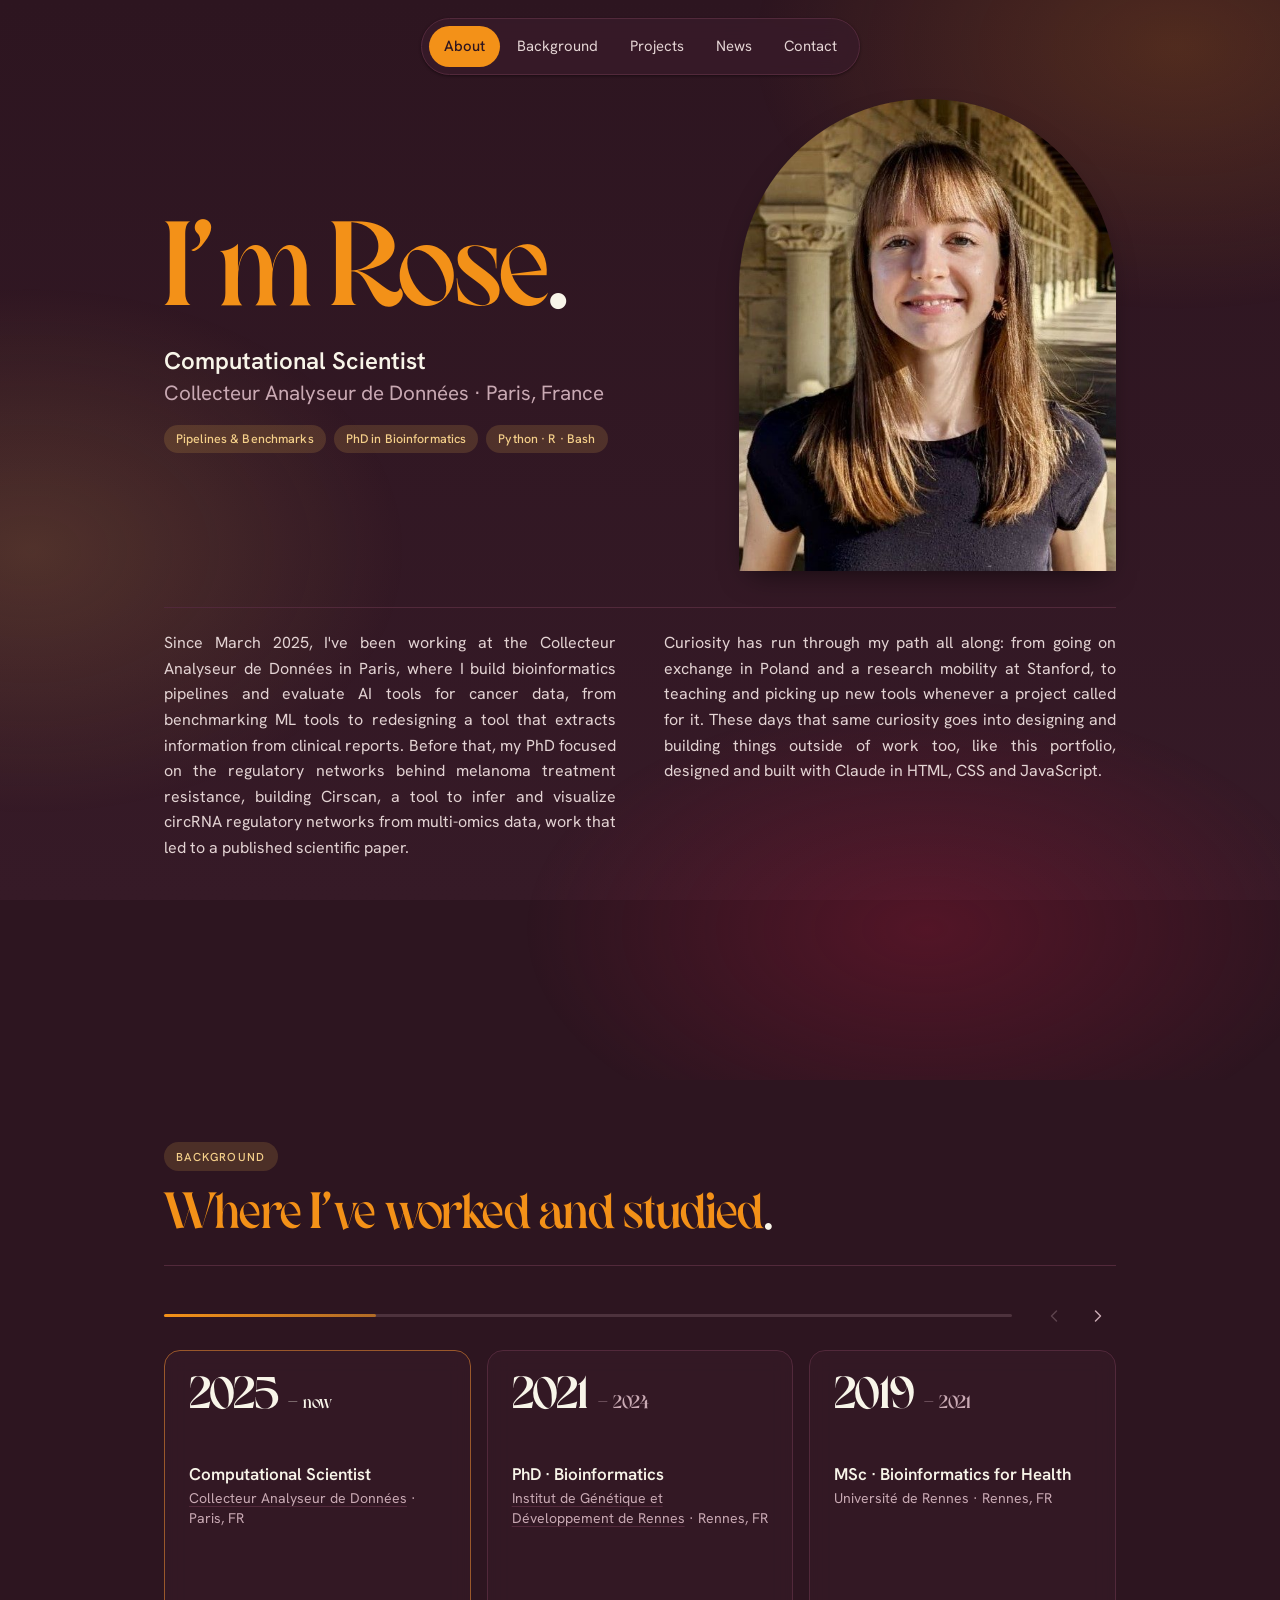
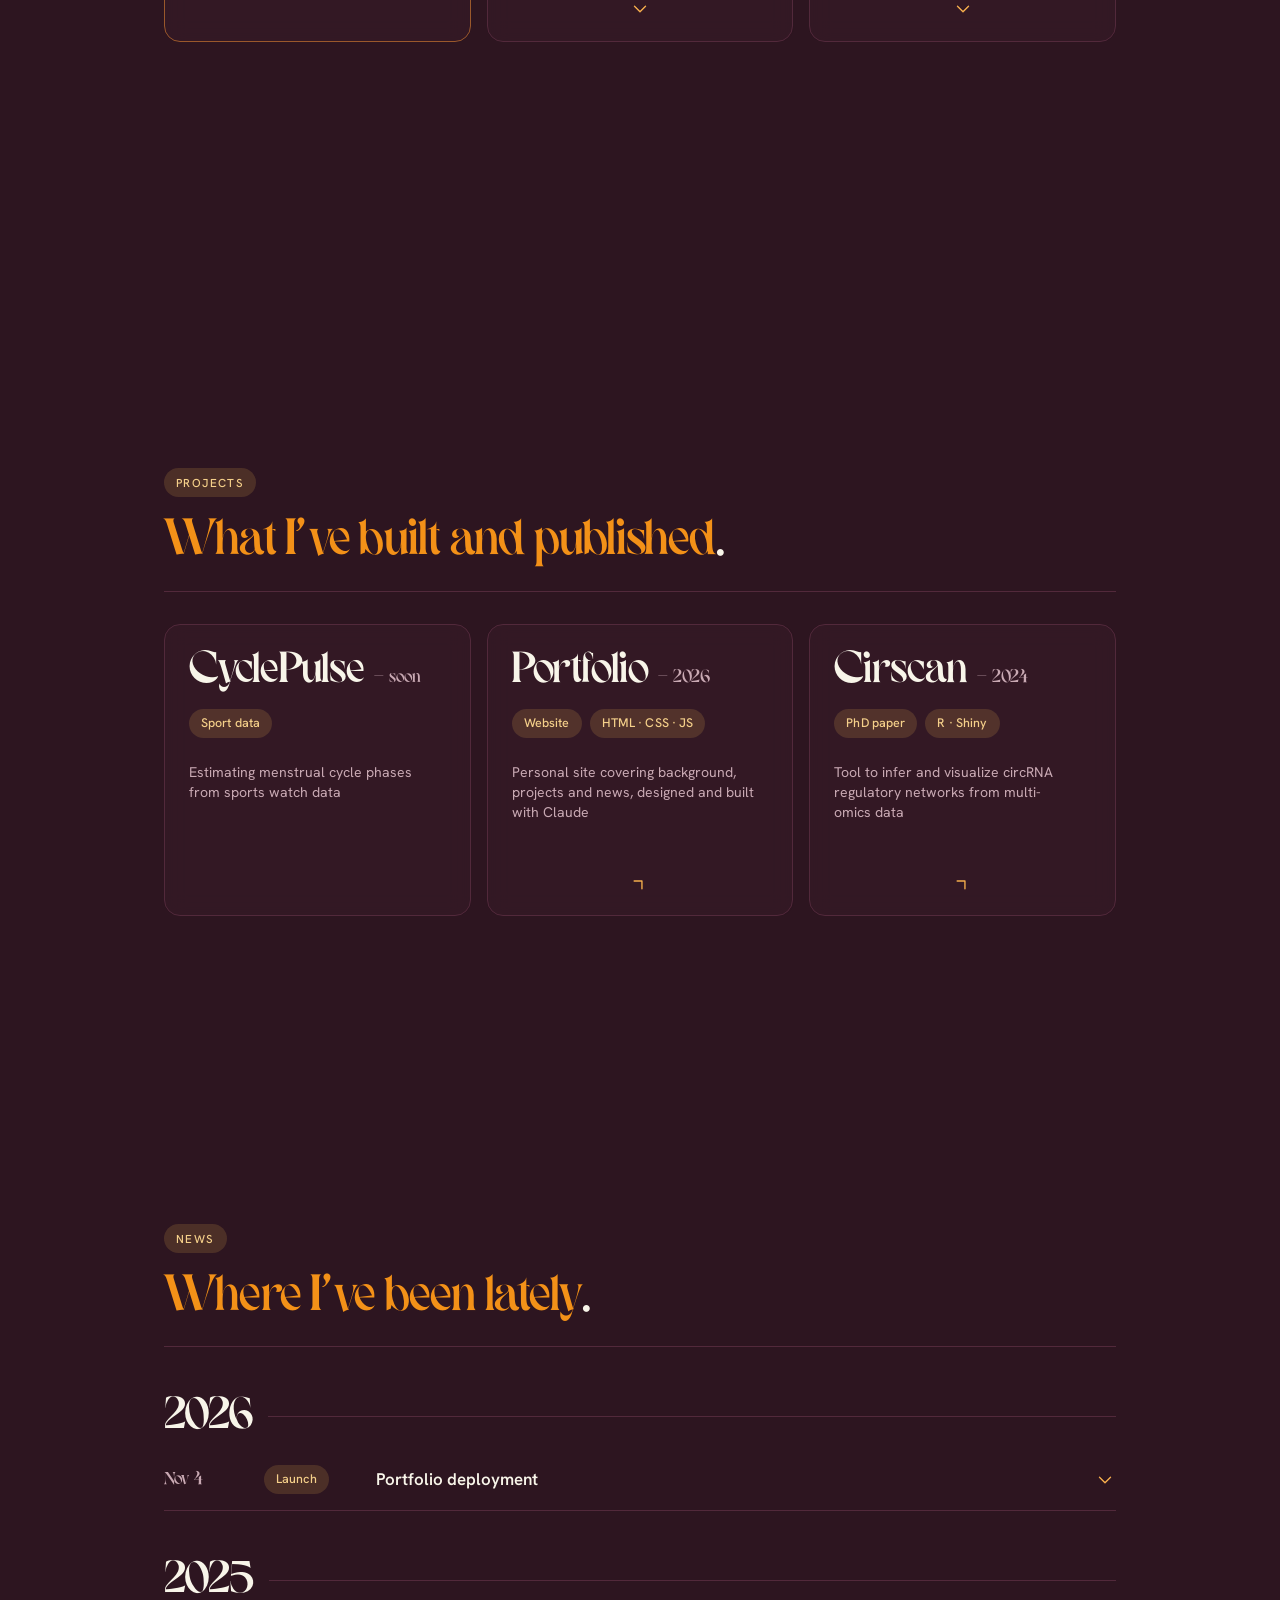
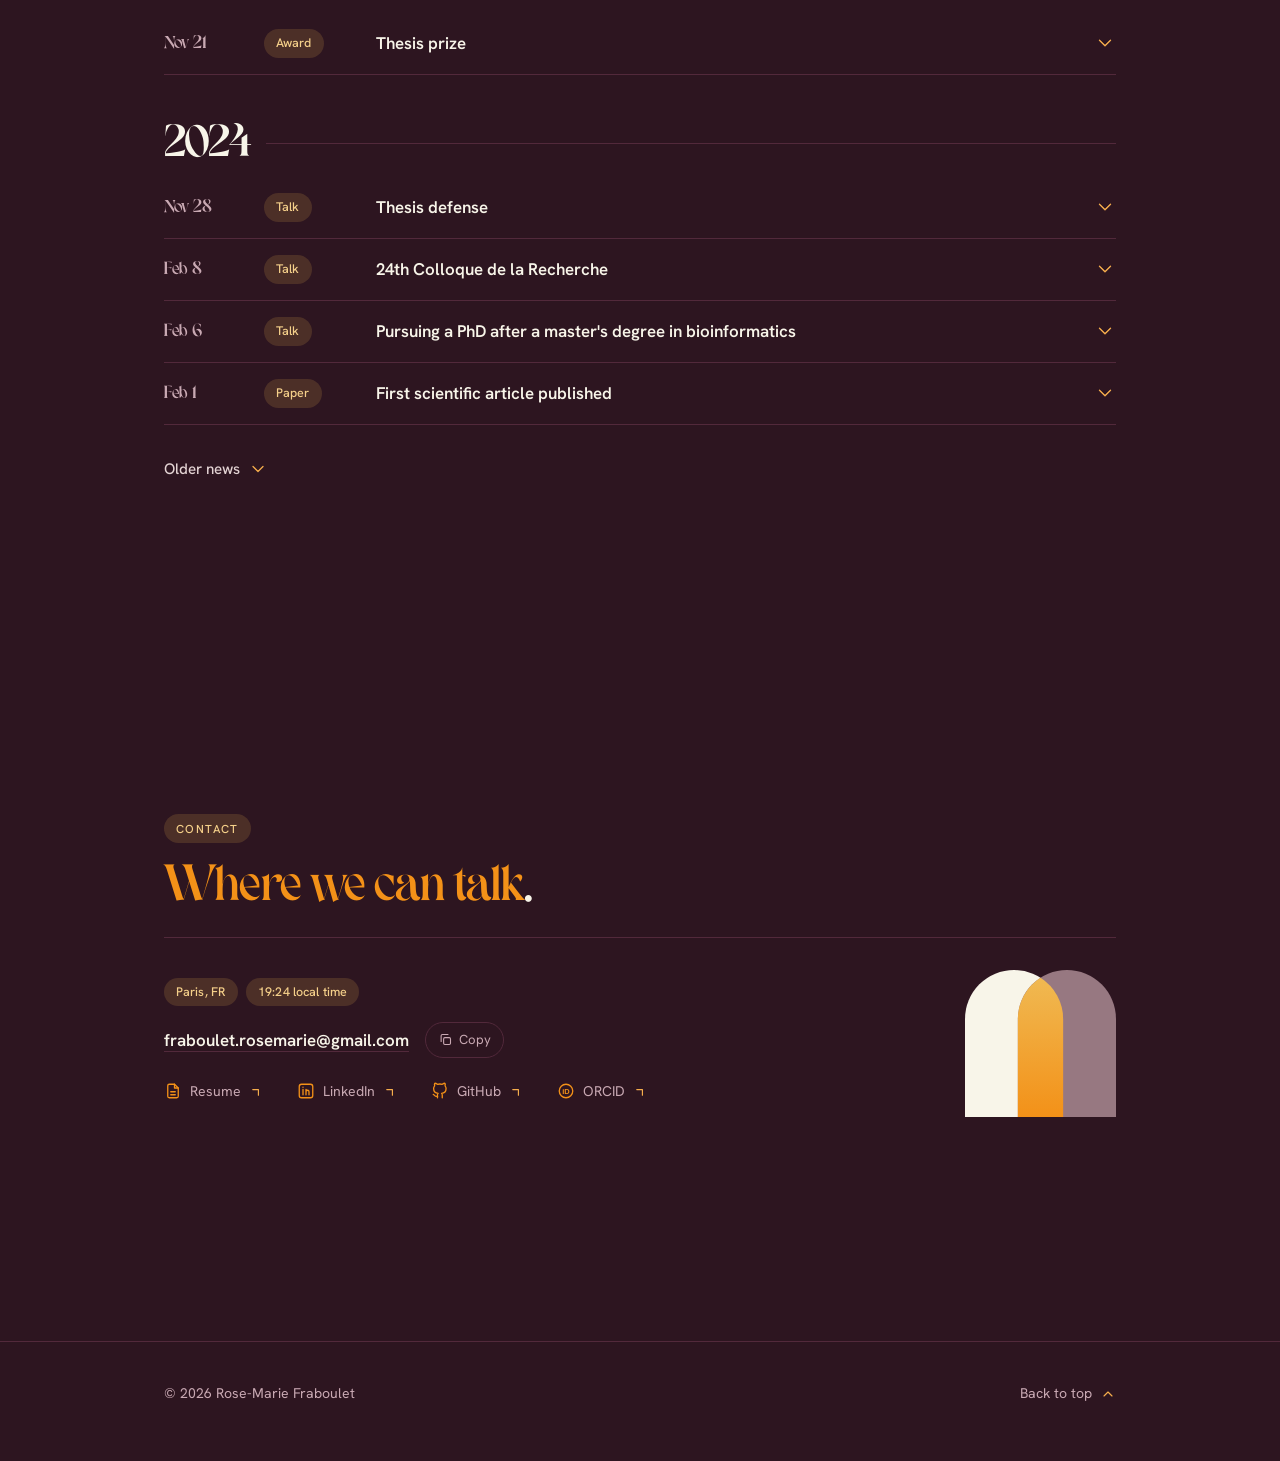
<file: index.html>
<!doctype html>
<html lang="en">
<head>
  <meta charset="utf-8">
  <meta name="viewport" content="width=device-width, initial-scale=1">
  <meta name="color-scheme" content="dark">
  <meta name="theme-color" content="#261822">
  <meta property="og:type" content="website">
  <meta property="og:title" content="Rose-Marie Fraboulet • Portfolio">
  <meta property="og:url" content="https://portfolio.romarin.tech/">
  <meta property="og:image" content="https://portfolio.romarin.tech/img/og-banner.jpg?v=4">
  <meta property="og:image:width" content="1200">
  <meta property="og:image:height" content="630">
  <meta property="og:image:alt" content="Portfolio of Rose-Marie Fraboulet, portfolio.romarin.tech">
  <link rel="canonical" href="https://portfolio.romarin.tech/">
  <meta name="twitter:card" content="summary_large_image">
  <link rel="icon" type="image/svg+xml" href="img/favicon.svg">
  <link rel="icon" type="image/png" href="img/rf_icon.png" sizes="any">
  <link rel="apple-touch-icon" href="img/apple-touch-icon.png">
  <link rel="preload" href="font/SonderRegular.woff2" as="font" type="font/woff2" crossorigin>
  <link rel="preconnect" href="https://fonts.googleapis.com">
  <link rel="preconnect" href="https://fonts.gstatic.com" crossorigin>
  <link rel="stylesheet" href="https://fonts.googleapis.com/css2?family=Hanken+Grotesk:wght@400;500;600&display=swap">
  <link rel="stylesheet" href="css/style.css?v=2">
  <title>Rose-Marie Fraboulet • Portfolio</title>
  <!-- PostHog analytics: official loader, then project selection by hostname -->
  <script>
    !function(t,e){var o,n,p,r;e.__SV||(window.posthog=e,e._i=[],e.init=function(i,s,a){function g(t,e){var o=e.split(".");2==o.length&&(t=t[o[0]],e=o[1]),t[e]=function(){t.push([e].concat(Array.prototype.slice.call(arguments,0)))}}(p=t.createElement("script")).type="text/javascript",p.crossOrigin="anonymous",p.async=!0,p.src=s.api_host.replace(".i.posthog.com","-assets.i.posthog.com")+"/static/array.js",(r=t.getElementsByTagName("script")[0]).parentNode.insertBefore(p,r);var u=e;for(void 0!==a?u=e[a]=[]:a="posthog",u.people=u.people||[],Object.defineProperty(u,"toString",{configurable:!0,enumerable:!0,writable:!0,value:function(t){var e="posthog";return"posthog"!==a&&(e+="."+a),t||(e+=" (stub)"),e}}),Object.defineProperty(u.people,"toString",{configurable:!0,enumerable:!0,writable:!0,value:function(){return u.toString(1)+".people (stub)"}}),o="init capture register register_once register_for_session unregister unregister_for_session getFeatureFlag getFeatureFlagResult isFeatureEnabled reloadFeatureFlags updateEarlyAccessFeatureEnrollment getEarlyAccessFeatures on onFeatureFlags onSessionId getSurveys getActiveMatchingSurveys renderSurvey canRenderSurvey getNextSurveyStep identify setPersonProperties group resetGroups setPersonPropertiesForFlags resetPersonPropertiesForFlags setGroupPropertiesForFlags resetGroupPropertiesForFlags reset get_distinct_id getGroups get_session_id get_session_replay_url alias set_config startSessionRecording stopSessionRecording sessionRecordingStarted captureException loadToolbar get_property getSessionProperty createPersonProfile opt_in_capturing opt_out_capturing has_opted_in_capturing has_opted_out_capturing clear_opt_in_out_capturing debug".split(" "),n=0;n<o.length;n++)g(u,o[n]);e._i.push([i,s,a])},e.__SV=1)}(document,window.posthog||[]);

    // Only the production domain uses the prod project, every other host uses dev.
    var POSTHOG_PROD_HOST = 'portfolio.romarin.tech';
    posthog.init(location.hostname === POSTHOG_PROD_HOST
      ? 'phc_s2bcnDykhMic3xBs5bf3u3xTdWYoNfDeEWzCk2Nry2qy'  // portfolio-prod
      : 'phc_CoJSbRkSb2nCP26apbxEp5U9CKyFdyNHHQELgcznVs3f', // portfolio-dev
    {
      api_host: 'https://eu.i.posthog.com',
      defaults: '2026-08-30',
      person_profiles: 'always'
    });
  </script>
  </head>
<body id="top">
  <a class="skip-link" href="#main-content">Skip to content</a>

  <header class="site-header">
    <nav class="navbar" aria-label="Primary">
      <span class="nav-current" aria-hidden="true">About</span>
      <ul class="nav-links" id="nav-links">
        <li><a class="nav-link active" href="#about">About</a></li>
        <li><a class="nav-link" href="#background">Background</a></li>
        <li><a class="nav-link" href="#work">Projects</a></li>
        <li><a class="nav-link" href="#news">News</a></li>
        <li><a class="nav-link" href="#contact">Contact</a></li>
      </ul>
      <div class="navbar-actions">
        <button type="button" class="nav-toggle" aria-expanded="false" aria-controls="nav-links" aria-label="Toggle menu">
          <span></span><span></span><span></span>
        </button>
      </div>
    </nav>
  </header>

  <main id="main-content">
    <!-- About / Hero -->
    <section id="about" class="hero" aria-labelledby="about-heading">
      <div class="container">
        <div class="hero-grid">
          <div>
            <h1 class="hero-name" id="about-heading">I'm Rose<span class="dot">.</span></h1>
            <p class="hero-role"><strong>Computational Scientist</strong><span>Collecteur Analyseur de Données · Paris, France</span></p>
            <div class="hero-meta">
              <span class="tag">Pipelines & Benchmarks</span>
              <span class="tag">PhD in Bioinformatics</span>
              <span class="tag">Python · R · Bash</span>
            </div>
          </div>
          <div class="portrait">
            <img src="img/portrait.jpg" width="577" height="661" alt="Portrait of Rose-Marie Fraboulet" loading="eager" fetchpriority="high" decoding="async">
          </div>
        </div>
        <div class="intro" data-reveal>
          <p>Since March 2025, I've been working at the Collecteur Analyseur de Données in Paris, where I build bioinformatics pipelines and evaluate AI tools for cancer data, from benchmarking ML tools to redesigning a tool that extracts information from clinical reports. Before that, my PhD focused on the regulatory networks behind melanoma treatment resistance, building Cirscan, a tool to infer and visualize circRNA regulatory networks from multi-omics data, work that led to a published scientific paper.</p>
          <p>Curiosity has run through my path all along: from going on exchange in Poland and a research mobility at Stanford, to teaching and picking up new tools whenever a project called for it. These days that same curiosity goes into designing and building things outside of work too, like this portfolio, designed and built with Claude in HTML, CSS and JavaScript.</p>
        </div>
      </div>
    </section>

    <!-- Background -->
    <section id="background" aria-labelledby="background-heading"><div class="container" data-reveal><div class="section-head"><span class="eyebrow">Background</span><h2 id="background-heading">Where I've worked and studied<span class="dot">.</span></h2></div><div class="sl" data-slider><div class="sl__bar"><div class="sl__line" aria-hidden="true"><i data-sl-fill></i></div><div class="sl__nav"><button type="button" class="sl__btn" data-sl-prev aria-label="Previous step"><svg viewBox="0 0 24 24" fill="none" stroke="currentColor" stroke-width="1.75" stroke-linecap="round" stroke-linejoin="round" aria-hidden="true"><path d="M15 6l-6 6 6 6"></path></svg></button><button type="button" class="sl__btn" data-sl-next aria-label="Next step"><svg viewBox="0 0 24 24" fill="none" stroke="currentColor" stroke-width="1.75" stroke-linecap="round" stroke-linejoin="round" aria-hidden="true"><path d="M9 6l6 6-6 6"></path></svg></button></div></div><ol class="sl__track" data-sl-track tabindex="0" aria-label="Background, scroll horizontally"><li class="sl__panel is-now"><div class="sl__period"><span class="sl__from">2025</span><span class="sl__to">— now</span></div><div class="sl__body"><p class="sl__role">Computational Scientist</p><p class="sl__place"><a href="https://genomecad.fr/" target="_blank" rel="noopener">Collecteur Analyseur de Données</a> · Paris, FR</p></div></li><li class="sl__panel has-sub has-multi"><div class="sl__faces"><div class="sl__face sl__face--main is-shown"><div class="sl__period"><span class="sl__from">2021</span><span class="sl__to">— 2024</span></div><div class="sl__body"><p class="sl__role">PhD · Bioinformatics</p><p class="sl__place"><a href="https://igdr.univ-rennes.fr/expression-des-genes-et-oncogenese-geo" target="_blank" rel="noopener">Institut de Génétique et Développement de Rennes</a> · Rennes, FR</p></div></div><div class="sl__face sl__face--list" id="sub-2" aria-hidden="true"><ul class="sl__list"><li><span class="sl__list-year">2022</span><div><p class="sl__list-role">Teaching Assistant</p><p class="sl__place">Université de Paris · Paris, FR</p></div></li><li><span class="sl__list-year">2023</span><div><p class="sl__list-role">Teaching Assistant</p><p class="sl__place">Université de Rennes · Rennes, FR</p></div></li><li><span class="sl__list-year">2023</span><div><p class="sl__list-role">Visiting Student Researcher</p><p class="sl__place"><a href="https://salzmanlab.stanford.edu/" target="_blank" rel="noopener">Stanford University</a> · Stanford, USA</p></div></li></ul></div></div><button type="button" class="sl__toggle" aria-expanded="false" aria-controls="sub-2" data-label="Show 3 other experiences" aria-label="Show 3 other experiences"><svg viewBox="0 0 24 24" fill="none" stroke="currentColor" stroke-width="1.75" stroke-linecap="round" stroke-linejoin="round" aria-hidden="true"><path d="M9 6l6 6-6 6"></path></svg></button></li><li class="sl__panel has-sub has-multi"><div class="sl__faces"><div class="sl__face sl__face--main is-shown"><div class="sl__period"><span class="sl__from">2019</span><span class="sl__to">— 2021</span></div><div class="sl__body"><p class="sl__role">MSc · Bioinformatics for Health</p><p class="sl__place">Université de Rennes · Rennes, FR</p></div></div><div class="sl__face sl__face--list" id="sub-3" aria-hidden="true"><ul class="sl__list"><li><span class="sl__list-year">2020</span><div><p class="sl__list-role">M1 Intern</p><p class="sl__place">Ligue Nationale Contre le Cancer · Remote</p></div></li><li><span class="sl__list-year">2021</span><div><p class="sl__list-role">M2 Intern</p><p class="sl__place"><a href="https://igdr.univ-rennes.fr/expression-des-genes-et-oncogenese-geo" target="_blank" rel="noopener">Institut de Génétique et Développement de Rennes</a> · Rennes, FR</p></div></li></ul></div></div><button type="button" class="sl__toggle" aria-expanded="false" aria-controls="sub-3" data-label="Show 2 other experiences" aria-label="Show 2 other experiences"><svg viewBox="0 0 24 24" fill="none" stroke="currentColor" stroke-width="1.75" stroke-linecap="round" stroke-linejoin="round" aria-hidden="true"><path d="M9 6l6 6-6 6"></path></svg></button></li><li class="sl__panel has-sub"><div class="sl__faces"><div class="sl__face sl__face--main is-shown"><div class="sl__period"><span class="sl__from">2016</span><span class="sl__to">— 2019</span></div><div class="sl__body"><p class="sl__role">BSc · Science in Life</p><p class="sl__place">Université de Rennes · Rennes, FR</p></div></div><div class="sl__face sl__face--list" id="sub-4" aria-hidden="true"><div class="sl__period"><span class="sl__from">2019</span></div><div class="sl__body"><p class="sl__role">Erasmus+</p><p class="sl__place"><a href="https://uwr.edu.pl/en/scientific-research/faculty-of-biotechnology/" target="_blank" rel="noopener">Faculty of Biotechnology</a> · Wrocław, PL</p></div></div></div><button type="button" class="sl__toggle" aria-expanded="false" aria-controls="sub-4" data-label="Show 1 other experience" aria-label="Show 1 other experience"><svg viewBox="0 0 24 24" fill="none" stroke="currentColor" stroke-width="1.75" stroke-linecap="round" stroke-linejoin="round" aria-hidden="true"><path d="M9 6l6 6-6 6"></path></svg></button></li></ol></div></div></section>

    <!-- Publications & Projects -->
    <section id="work" aria-labelledby="work-heading"><div class="container" data-reveal><div class="section-head"><span class="eyebrow">Projects</span><h2 id="work-heading">What I've built and published<span class="dot">.</span></h2></div><div class="wa"><div class="wa__arch"><div class="sl__period"><span class="sl__from">CyclePulse</span><span class="sl__to">— soon</span></div><div class="wa__tags"><span class="tag">Sport data</span></div><div class="sl__body"><p class="sl__place">Estimating menstrual cycle phases from sports watch data</p></div></div><div class="wa__arch"><div class="sl__period"><span class="sl__from">Portfolio</span><span class="sl__to">— 2026</span></div><div class="wa__tags"><span class="tag">Website</span><span class="tag">HTML · CSS · JS</span></div><div class="sl__body"><p class="sl__place">Personal site covering background, projects and news, designed and built with Claude</p></div><a class="sl__toggle wa__arrow" href="https://github.com/roma-rin/portfolio" target="_blank" rel="noopener" aria-label="View the portfolio source (opens in a new tab)"><svg viewBox="0 0 24 24" fill="none" stroke="currentColor" stroke-width="1.75" stroke-linecap="round" stroke-linejoin="round" aria-hidden="true"><path d="M9 6l6 6-6 6"></path></svg></a></div><div class="wa__arch"><div class="sl__period"><span class="sl__from">Cirscan</span><span class="sl__to">— 2024</span></div><div class="wa__tags"><span class="tag">PhD paper</span><span class="tag">R · Shiny</span></div><div class="sl__body"><p class="sl__place">Tool to infer and visualize circRNA regulatory networks from multi-omics data</p></div><a class="sl__toggle wa__arrow" href="https://doi.org/10.1186/s12859-024-05668-y" target="_blank" rel="noopener" aria-label="Read the Cirscan paper (opens in a new tab)"><svg viewBox="0 0 24 24" fill="none" stroke="currentColor" stroke-width="1.75" stroke-linecap="round" stroke-linejoin="round" aria-hidden="true"><path d="M9 6l6 6-6 6"></path></svg></a></div></div></div></section>

    <!-- News -->
    <section id="news" aria-labelledby="news-heading">
      <div class="container" data-reveal>
        <div class="section-head">
          <span class="eyebrow">News</span>
          <h2 id="news-heading">Where I've been lately<span class="dot">.</span></h2>
        </div>

        <div class="year-row"><span class="year-row__label">2026</span><span class="year-row__rule"></span></div>

        <article class="entry">
          <button type="button" class="entry__head" aria-expanded="false" aria-controls="entry-portfolio">
            <span class="entry__date">Nov 4</span><span class="entry__type"><span class="tag">Launch</span></span>
            <span class="entry__main"><span class="entry__title">Portfolio deployment</span></span><svg class="entry__chev" viewBox="0 0 24 24" fill="none" stroke="currentColor" stroke-width="1.5" stroke-linecap="round" stroke-linejoin="round" aria-hidden="true"><path d="M9 6l6 6-6 6"></path></svg>
          </button>
          <div class="entry__panel" id="entry-portfolio">
            <div class="entry__inner">
              <div class="entry__body">
                <p>I'm excited to share my portfolio: a single-page site covering my background, projects and news, designed and built with Claude. A fun project outside of my usual day-to-day.</p>
                <p class="caption">Source code: <a href="https://github.com/roma-rin/portfolio" target="_blank" rel="noopener">github.com/roma-rin/portfolio</a></p>
              </div>
            </div>
          </div>
        </article>

        <div class="year-row"><span class="year-row__label">2025</span><span class="year-row__rule"></span></div>

        <article class="entry">
          <button type="button" class="entry__head" aria-expanded="false" aria-controls="entry-prize">
            <span class="entry__date">Nov 21</span><span class="entry__type"><span class="tag">Award</span></span>
            <span class="entry__main"><span class="entry__title">Thesis prize</span></span><svg class="entry__chev" viewBox="0 0 24 24" fill="none" stroke="currentColor" stroke-width="1.5" stroke-linecap="round" stroke-linejoin="round" aria-hidden="true"><path d="M9 6l6 6-6 6"></path></svg>
          </button>
          <div class="entry__panel" id="entry-prize">
            <div class="entry__inner">
              <div class="entry__body">
                <p>On November 21, 2025, I received the 2nd prize in Biology, Health and Environment from the Fondation Université de Rennes, for my PhD thesis on the regulatory networks behind melanoma treatment resistance. A nice recognition of three years of work.</p>
                <div class="gallery gallery--prize">
                  <figure><img src="img/news/thesis_prize_ceremony.jpg" width="706" height="675" alt="The prize ceremony on stage at the Fondation Université de Rennes" loading="lazy" decoding="async"></figure>
                  <figure><img src="img/news/thesis_prize_portrait.jpg" width="800" height="1199" alt="Rose-Marie Fraboulet holding the Fondation Université de Rennes prize trophy and her diploma" loading="lazy" decoding="async"></figure>
                </div>
              </div>
            </div>
          </div>
        </article>

        <div class="year-row"><span class="year-row__label">2024</span><span class="year-row__rule"></span></div>

        <article class="entry">
          <button type="button" class="entry__head" aria-expanded="false" aria-controls="entry-defense">
            <span class="entry__date">Nov 28</span><span class="entry__type"><span class="tag">Talk</span></span>
            <span class="entry__main"><span class="entry__title">Thesis defense</span></span><svg class="entry__chev" viewBox="0 0 24 24" fill="none" stroke="currentColor" stroke-width="1.5" stroke-linecap="round" stroke-linejoin="round" aria-hidden="true"><path d="M9 6l6 6-6 6"></path></svg>
          </button>
          <div class="entry__panel" id="entry-defense">
            <div class="entry__inner">
              <div class="entry__body">
                <p>On November 28, 2024, I <a href="https://openagenda.com/fr/igdr-institut-genetique-et-developpement-de-rennes/events/6833137_soutenance-de-these-rose-marie-fraboulet" target="_blank" rel="noopener">defended my PhD</a> on the regulatory networks behind melanoma treatment resistance, with congratulations from the jury. A big thank you to my supervisors, Yuna Blum and Marie-Dominique Galibert, to the jury members, to the Ligue Nationale Contre le Cancer for funding these three years of research, and to everyone who supported me throughout.</p>
                <div class="gallery gallery--prize">
                  <figure><img src="img/news/phd_defense_slide.jpg" width="1280" height="928" alt="Title slide of the PhD defense, November 28, 2024" loading="lazy" decoding="async"></figure>
                  <figure><img src="img/news/phd_defense_podium.jpg" width="800" height="932" alt="Presenting at the defense, with the GEO team photo shown behind" loading="lazy" decoding="async"></figure>
                </div>
              </div>
            </div>
          </div>
        </article>

        <article class="entry">
          <button type="button" class="entry__head" aria-expanded="false" aria-controls="entry-colloque">
            <span class="entry__date">Feb 8</span><span class="entry__type"><span class="tag">Talk</span></span>
            <span class="entry__main"><span class="entry__title">24th Colloque de la Recherche</span></span><svg class="entry__chev" viewBox="0 0 24 24" fill="none" stroke="currentColor" stroke-width="1.5" stroke-linecap="round" stroke-linejoin="round" aria-hidden="true"><path d="M9 6l6 6-6 6"></path></svg>
          </button>
          <div class="entry__panel" id="entry-colloque">
            <div class="entry__inner">
              <div class="entry__body">
                <p>I had the privilege to present and discuss my research, alongside renowned researchers, at the <a href="https://www.ligue-cancer.net/nos-actualites/24eme-colloque-national-de-la-recherche" target="_blank" rel="noopener">24th Colloque de la Recherche</a> organized by the Ligue Nationale Contre le Cancer: two enriching days of varied talks in the unique setting of the Couvent des Jacobins in Rennes. Many thanks to the Ligue for this opportunity, to all the donors, and to my team for their support throughout my thesis project.</p>
                <div class="media media--video">
                  <iframe src="https://www.youtube-nocookie.com/embed/i8p0J6aXDKk" title="24th Colloque de la Recherche: video summary" loading="lazy" allow="accelerometer; autoplay; clipboard-write; encrypted-media; gyroscope; picture-in-picture; web-share" referrerpolicy="strict-origin-when-cross-origin" allowfullscreen></iframe>
                </div>
                <p class="caption">Video summary of the colloquium, where I gave a talk on the role of circRNAs in cutaneous melanoma treatment resistance. Can you spot me? Around the forty-fifth second.</p>
              </div>
            </div>
          </div>
        </article>

        <article class="entry">
          <button type="button" class="entry__head" aria-expanded="false" aria-controls="entry-phd-talk">
            <span class="entry__date">Feb 6</span><span class="entry__type"><span class="tag">Talk</span></span>
            <span class="entry__main"><span class="entry__title">Pursuing a PhD after a master's degree in bioinformatics</span></span><svg class="entry__chev" viewBox="0 0 24 24" fill="none" stroke="currentColor" stroke-width="1.5" stroke-linecap="round" stroke-linejoin="round" aria-hidden="true"><path d="M9 6l6 6-6 6"></path></svg>
          </button>
          <div class="entry__panel" id="entry-phd-talk">
            <div class="entry__inner">
              <div class="entry__body">
                <p>Many thanks to the <a href="https://ebigo-rennes.jimdofree.com/" target="_blank" rel="noopener">e-BIGO association</a>, the educational team and the students of the Rennes Bioinformatics Master's degree for inviting me to share my thesis experience. It was a pleasure to talk with the students and to compare my path with that of Nawad Hakim. All the best to the students in their future projects.</p>
                <div class="media media--shot media--shot--sm">
                  <a href="https://www.linkedin.com/posts/association-e-bigo_nous-tenons-%C3%A0-sinc%C3%A8rement-remercier-nos-2-activity-7161082089738563585-Uhhs" target="_blank" rel="noopener"><img src="img/news/pursing_phd.jpg" width="828" height="1172" alt="e-BIGO association thank-you post for the master's degree talk" loading="lazy"></a>
                </div>
              </div>
            </div>
          </div>
        </article>

        <article class="entry">
          <button type="button" class="entry__head" aria-expanded="false" aria-controls="entry-paper">
            <span class="entry__date">Feb 1</span><span class="entry__type"><span class="tag">Paper</span></span>
            <span class="entry__main"><span class="entry__title">First scientific article published</span></span><svg class="entry__chev" viewBox="0 0 24 24" fill="none" stroke="currentColor" stroke-width="1.5" stroke-linecap="round" stroke-linejoin="round" aria-hidden="true"><path d="M9 6l6 6-6 6"></path></svg>
          </button>
          <div class="entry__panel" id="entry-paper">
            <div class="entry__inner">
              <div class="entry__body">
                <p>Starting 2024 with great news: my <a href="https://doi.org/10.1186/s12859-024-05668-y" target="_blank" rel="noopener">first scientific paper</a> as first author has been published. Cirscan is an interactive Shiny application that automatically infers circRNA–miRNA–mRNA networks from human multi-level transcriptomic data, in order to identify potential sponge mechanisms active in a specific condition at large scale.</p>
                <p>This project constitutes a significant part of my thesis. A big thank you to the GEO research team and collaborators for their contributions, with a special acknowledgment to the Ligue Nationale Contre le Cancer, which funded my thesis project.</p>
                <p class="caption">Fraboulet <em>et al.</em> “Cirscan: a shiny application to identify differentially active sponge mechanisms and visualize circRNA–miRNA–mRNA networks”. BMC Bioinformatics, 2024. <a href="https://doi.org/10.1186/s12859-024-05668-y" target="_blank" rel="noopener">doi.org/10.1186/s12859-024-05668-y</a></p>
              </div>
            </div>
          </div>
        </article>

        <div class="news-older" id="news-older" hidden><div class="year-row"><span class="year-row__label">2023</span><span class="year-row__rule"></span></div>

        <article class="entry">
          <button type="button" class="entry__head" aria-expanded="false" aria-controls="entry-stanford">
            <span class="entry__date">Sep – Dec</span><span class="entry__type"><span class="tag">Mobility</span><span class="tag">Grant</span></span>
            <span class="entry__main"><span class="entry__title">Visiting Student Researcher at Stanford University</span></span><svg class="entry__chev" viewBox="0 0 24 24" fill="none" stroke="currentColor" stroke-width="1.5" stroke-linecap="round" stroke-linejoin="round" aria-hidden="true"><path d="M9 6l6 6-6 6"></path></svg>
          </button>
          <div class="entry__panel" id="entry-stanford">
            <div class="entry__inner">
              <div class="entry__body">
                <p>I completed a four-month mobility as a Visiting Student Researcher at Stanford University, in <a href="https://salzmanlab.stanford.edu/" target="_blank" rel="noopener">Salzman's team</a>. I'm grateful for the opportunity to dive into a renowned learning environment, connect with brilliant minds and gain both professional and personal experience, and to discover the Californian lifestyle and the beauty of the National Parks.</p>
                <p>A big thank you to my research team, to the Collège Doctoral de Bretagne for their financial support, and to everyone who made this mobility possible.</p>
                <div class="gallery gallery--match">
                  <figure><img src="img/news/stanford_garden.jpg" width="1054" height="1400" alt="Stanford campus garden" loading="lazy" decoding="async"></figure>
                  <figure><img src="img/news/stanford_portrait.jpg" width="1137" height="1400" alt="Portrait taken during the Stanford mobility" loading="lazy" decoding="async"></figure>
                </div>
              </div>
            </div>
          </div>
        </article>

        <article class="entry">
          <button type="button" class="entry__head" aria-expanded="false" aria-controls="entry-jobim2023">
            <span class="entry__date">Jun 28</span><span class="entry__type"><span class="tag">Talk</span></span>
            <span class="entry__main"><span class="entry__title">JOBIM 2023</span></span><svg class="entry__chev" viewBox="0 0 24 24" fill="none" stroke="currentColor" stroke-width="1.5" stroke-linecap="round" stroke-linejoin="round" aria-hidden="true"><path d="M9 6l6 6-6 6"></path></svg>
          </button>
          <div class="entry__panel" id="entry-jobim2023">
            <div class="entry__inner">
              <div class="entry__body">
                <p>I gave an oral presentation at <a href="https://jobim2023.sciencesconf.org/resource/page/id/21.html?lang=fr" target="_blank" rel="noopener">JOBIM 2023</a>, France's national bioinformatics conference, on the circRNA sponge mechanisms involved in melanoma treatment resistance. A nice milestone, presenting my PhD work to peers one last time before wrapping up.</p>
                <p class="caption">No video replay available for this session.</p>
              </div>
            </div>
          </div>
        </article>

        <article class="entry">
          <button type="button" class="entry__head" aria-expanded="false" aria-controls="entry-these3min">
            <span class="entry__date">Apr 13</span><span class="entry__type"><span class="tag">Talk</span></span>
            <span class="entry__main"><span class="entry__title">My thesis in 180 seconds</span></span><svg class="entry__chev" viewBox="0 0 24 24" fill="none" stroke="currentColor" stroke-width="1.5" stroke-linecap="round" stroke-linejoin="round" aria-hidden="true"><path d="M9 6l6 6-6 6"></path></svg>
          </button>
          <div class="entry__panel" id="entry-these3min">
            <div class="entry__inner">
              <div class="entry__body">
                <p>I gave a talk titled "My thesis in 180 seconds" at the <a href="https://www.ligue-cancer.net/articles/jeunes-chercheurs-jeudi-13-avril-2023" target="_blank" rel="noopener">Journée Jeunes &amp; Chercheurs</a> organized by the Ligue Nationale Contre le Cancer, at the Cité des Sciences in Paris: a fun exercise in explaining three years of research on circRNA sponge mechanisms in melanoma treatment resistance in just three minutes. Many thanks to the Ligue Nationale Contre le Cancer for the opportunity, and to everyone who helped me prepare for it.</p>
                <div class="media media--shot media--shot--sm">
                  <img src="img/news/these3min_ligue.jpg" width="480" height="719" alt="On stage at the Ligue Nationale Contre le Cancer event" loading="lazy" decoding="async">
                </div>
                <p class="caption"><a class="news-poster-link" href="img/news/ma_these_3min_slides.pdf" target="_blank" rel="noopener">View my slides<svg class="cp-diag" viewBox="0 0 24 24" fill="none" stroke="currentColor" stroke-width="1.75" stroke-linecap="round" stroke-linejoin="round" aria-hidden="true"><path d="M9 6l6 6-6 6"></path></svg></a></p>
              </div>
            </div>
          </div>
        </article>

        <div class="year-row"><span class="year-row__label">2022</span><span class="year-row__rule"></span></div>

        <article class="entry">
          <button type="button" class="entry__head" aria-expanded="false" aria-controls="entry-jobim2022">
            <span class="entry__date">Jul 5</span><span class="entry__type"><span class="tag">Poster</span></span>
            <span class="entry__main"><span class="entry__title">JOBIM 2022</span></span><svg class="entry__chev" viewBox="0 0 24 24" fill="none" stroke="currentColor" stroke-width="1.5" stroke-linecap="round" stroke-linejoin="round" aria-hidden="true"><path d="M9 6l6 6-6 6"></path></svg>
          </button>
          <div class="entry__panel" id="entry-jobim2022">
            <div class="entry__inner">
              <div class="entry__body">
                <p>I presented a poster at <a href="https://jobim2022.sciencesconf.org/" target="_blank" rel="noopener">JOBIM 2022</a> in Rennes, introducing Cirscan, the Shiny application I was building to decipher circRNA–miRNA–mRNA sponge networks from multi-level transcriptomic data. It was great getting feedback from the bioinformatics community on the tool.</p>
                <p class="caption"><a class="news-poster-link" href="img/news/jobim2022_poster.jpg" target="_blank" rel="noopener">View my poster<svg class="cp-diag" viewBox="0 0 24 24" fill="none" stroke="currentColor" stroke-width="1.75" stroke-linecap="round" stroke-linejoin="round" aria-hidden="true"><path d="M9 6l6 6-6 6"></path></svg></a></p>
              </div>
            </div>
          </div>
        </article>

        <div class="year-row"><span class="year-row__label">2021</span><span class="year-row__rule"></span></div>

        <article class="entry">
          <button type="button" class="entry__head" aria-expanded="false" aria-controls="entry-jobim2021">
            <span class="entry__date">Jul 6</span><span class="entry__type"><span class="tag">Poster</span></span>
            <span class="entry__main"><span class="entry__title">JOBIM 2021</span></span><svg class="entry__chev" viewBox="0 0 24 24" fill="none" stroke="currentColor" stroke-width="1.5" stroke-linecap="round" stroke-linejoin="round" aria-hidden="true"><path d="M9 6l6 6-6 6"></path></svg>
          </button>
          <div class="entry__panel" id="entry-jobim2021">
            <div class="entry__inner">
              <div class="entry__body">
                <p>I presented a poster at <a href="https://jobim2021.sciencesconf.org/" target="_blank" rel="noopener">JOBIM 2021</a> (remote), sharing early results on identifying microRNA sponge mechanisms involving circular RNA in melanoma treatment resistance. Many thanks to my supervisors and the GEO team for their support on this, my first conference poster.</p>
                <p class="caption"><a class="news-poster-link" href="img/news/jobim2021_poster.jpg" target="_blank" rel="noopener">View my poster<svg class="cp-diag" viewBox="0 0 24 24" fill="none" stroke="currentColor" stroke-width="1.75" stroke-linecap="round" stroke-linejoin="round" aria-hidden="true"><path d="M9 6l6 6-6 6"></path></svg></a></p>
              </div>
            </div>
          </div>
        </article>
        </div>
        <button type="button" class="news-more" aria-expanded="false" aria-controls="news-older"><span>Older news</span><svg class="entry__chev" viewBox="0 0 24 24" fill="none" stroke="currentColor" stroke-width="1.5" stroke-linecap="round" stroke-linejoin="round" aria-hidden="true"><path d="M9 6l6 6-6 6"></path></svg></button>
      </div>
    </section>

    <!-- Contact -->
    <section id="contact" aria-labelledby="contact-heading">
      <div class="container" data-reveal><div class="section-head"><span class="eyebrow">Contact</span><h2 id="contact-heading">Where we can talk<span class="dot">.</span></h2></div><div class="cv-b"><div class="cv-b__logo" aria-hidden="true"><img src="img/logo.svg" alt="" width="150" height="146"></div><div class="cp-b"><div class="cp-tags"><span class="tag">Paris, FR</span><span class="tag"><time id="cpTime">--:--</time>&nbsp;local time</span></div><div class="cp-b__mailrow"><a class="cp-b__mail" href="mailto:fraboulet.rosemarie@gmail.com">fraboulet.rosemarie<wbr>@gmail.com</a><button type="button" class="cp-copy" data-copy="fraboulet.rosemarie@gmail.com" aria-label="Copy email address"><svg viewBox="0 0 24 24" fill="none" stroke="currentColor" stroke-width="1.75" stroke-linecap="round" stroke-linejoin="round" aria-hidden="true"><rect x="9" y="9" width="11" height="11" rx="2"></rect><path d="M5 15V6a2 2 0 0 1 2-2h9"></path></svg><span class="cp-copy__txt">Copy</span></button></div><div class="cp-b__row"><a href="resume/resume_rose-marie_fraboulet.pdf" target="_blank" rel="noopener"><svg viewBox="0 0 24 24" fill="none" stroke="currentColor" stroke-width="1.75" stroke-linecap="round" stroke-linejoin="round" aria-hidden="true"><path d="M14 3H7a2 2 0 0 0-2 2v14a2 2 0 0 0 2 2h10a2 2 0 0 0 2-2V8z"></path><path d="M14 3v5h5M9 13h6M9 17h6"></path></svg><span>Resume</span><svg class="cp-diag" viewBox="0 0 24 24" fill="none" stroke="currentColor" stroke-width="1.75" stroke-linecap="round" stroke-linejoin="round" aria-hidden="true"><path d="M9 6l6 6-6 6"></path></svg></a><a href="https://www.linkedin.com/in/r-mfraboulet/" target="_blank" rel="noopener"><svg viewBox="0 0 24 24" fill="none" stroke="currentColor" stroke-width="1.75" stroke-linecap="round" stroke-linejoin="round" aria-hidden="true"><rect x="3" y="3" width="18" height="18" rx="3"></rect><path d="M8 10v7M8 7v.01M12 17v-4a2 2 0 0 1 4 0v4M12 10v7"></path></svg><span>LinkedIn</span><svg class="cp-diag" viewBox="0 0 24 24" fill="none" stroke="currentColor" stroke-width="1.75" stroke-linecap="round" stroke-linejoin="round" aria-hidden="true"><path d="M9 6l6 6-6 6"></path></svg></a><a href="https://github.com/roma-rin" target="_blank" rel="noopener"><svg viewBox="0 0 24 24" fill="none" stroke="currentColor" stroke-width="1.75" stroke-linecap="round" stroke-linejoin="round" aria-hidden="true"><path d="M9 19c-4 1.3-4-2-6-2.5M15 21v-3.5a3 3 0 0 0-.9-2.3c3-.3 6-1.5 6-6.5a5 5 0 0 0-1.4-3.5 4.6 4.6 0 0 0-.1-3.5s-1.1-.3-3.6 1.4a12.4 12.4 0 0 0-6.4 0C6.1 1.4 5 1.7 5 1.7a4.6 4.6 0 0 0-.1 3.5A5 5 0 0 0 3.5 8.7c0 5 3 6.2 6 6.5a3 3 0 0 0-.9 2.3V21"></path></svg><span>GitHub</span><svg class="cp-diag" viewBox="0 0 24 24" fill="none" stroke="currentColor" stroke-width="1.75" stroke-linecap="round" stroke-linejoin="round" aria-hidden="true"><path d="M9 6l6 6-6 6"></path></svg></a><a href="https://orcid.org/0009-0009-3021-0096" target="_blank" rel="noopener"><svg viewBox="0 0 24 24" fill="none" stroke="currentColor" stroke-width="1.75" stroke-linecap="round" stroke-linejoin="round" aria-hidden="true"><circle cx="12" cy="12" r="9"></circle><text x="12" y="16" font-family="Arial,sans-serif" font-size="10" font-weight="800" text-anchor="middle" stroke="none" fill="currentColor">iD</text></svg><span>ORCID</span><svg class="cp-diag" viewBox="0 0 24 24" fill="none" stroke="currentColor" stroke-width="1.75" stroke-linecap="round" stroke-linejoin="round" aria-hidden="true"><path d="M9 6l6 6-6 6"></path></svg></a></div></div></div></div>
    </section>
  </main>

  <footer class="site-footer">
    <div class="container">
      <div class="ft"><p>&copy; <span id="year">2026</span> Rose-Marie Fraboulet</p><a class="ft__top" href="#top">Back to top<svg viewBox="0 0 24 24" fill="none" stroke="currentColor" stroke-width="1.75" stroke-linecap="round" stroke-linejoin="round" aria-hidden="true"><path d="M9 6l6 6-6 6"></path></svg></a></div>
    </div>
  </footer>

  <script src="js/main.js?v=2" defer></script>
</body>
</html>
</file>
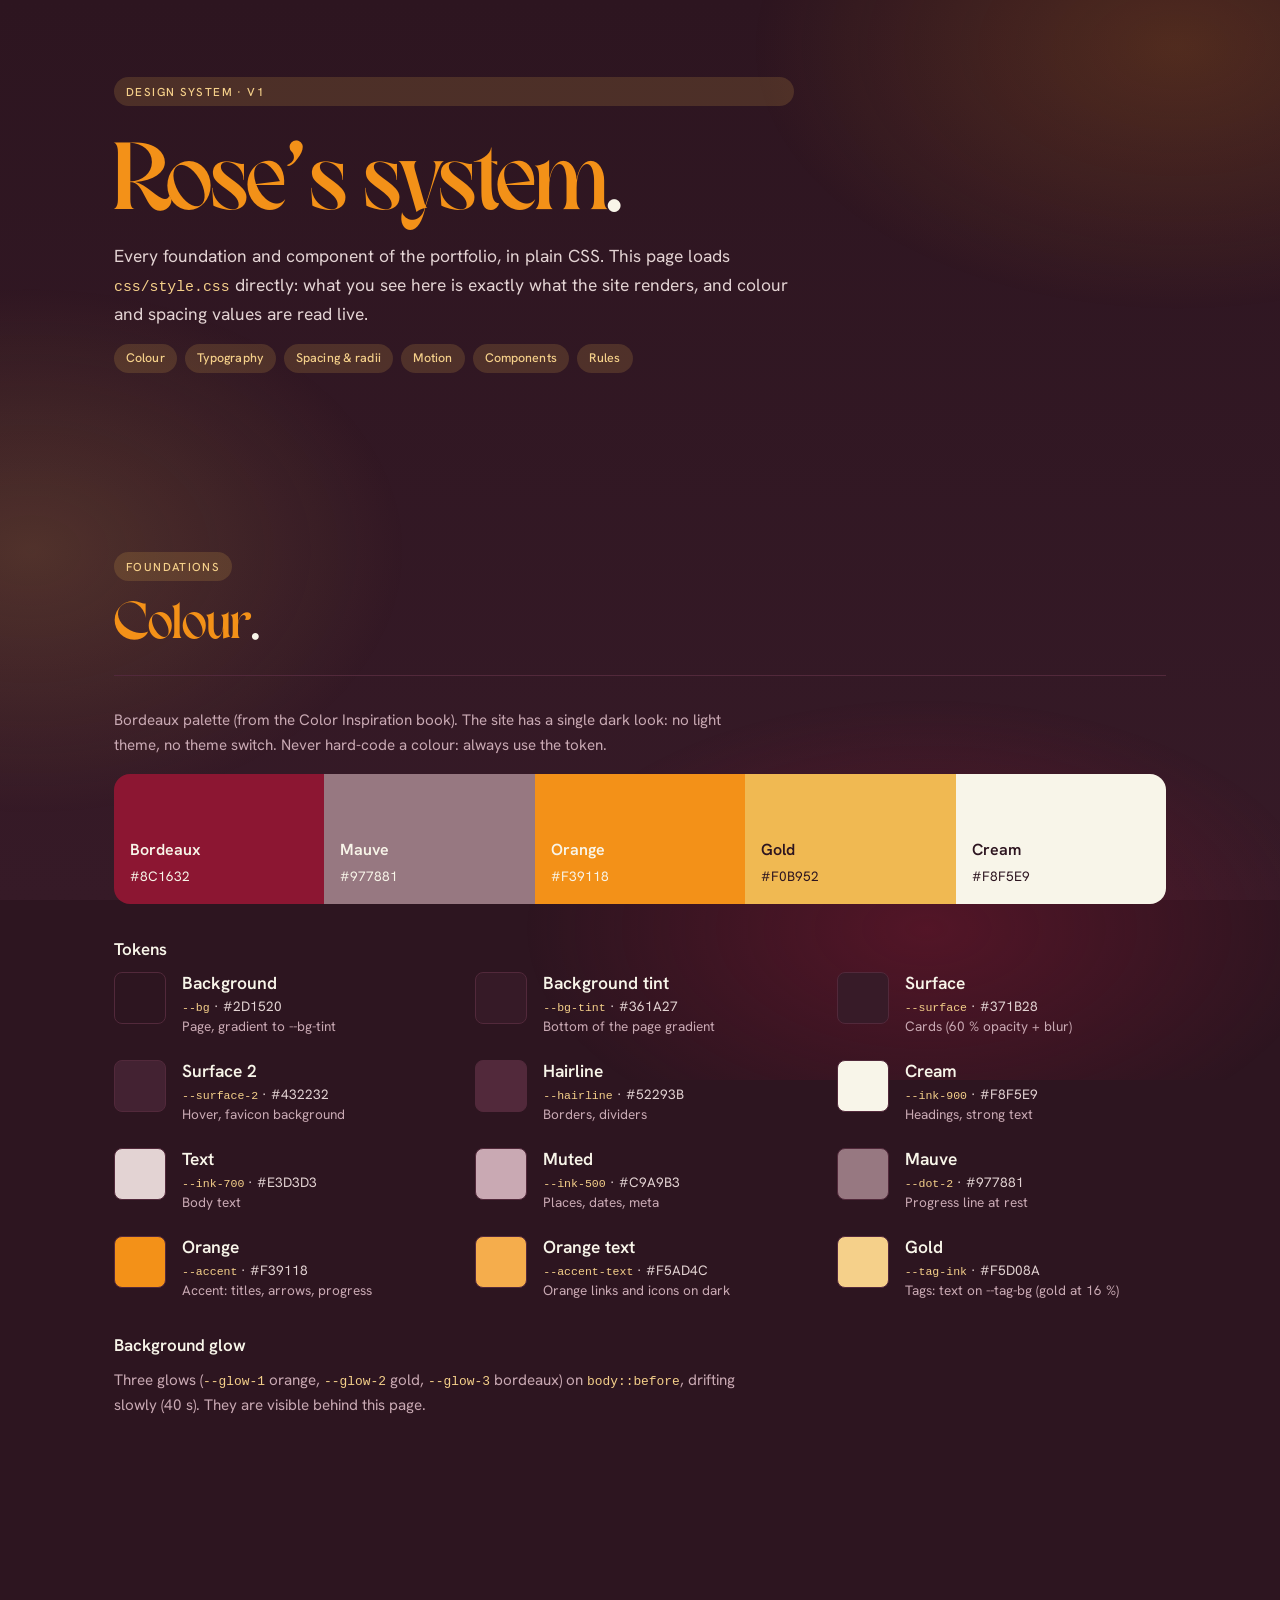
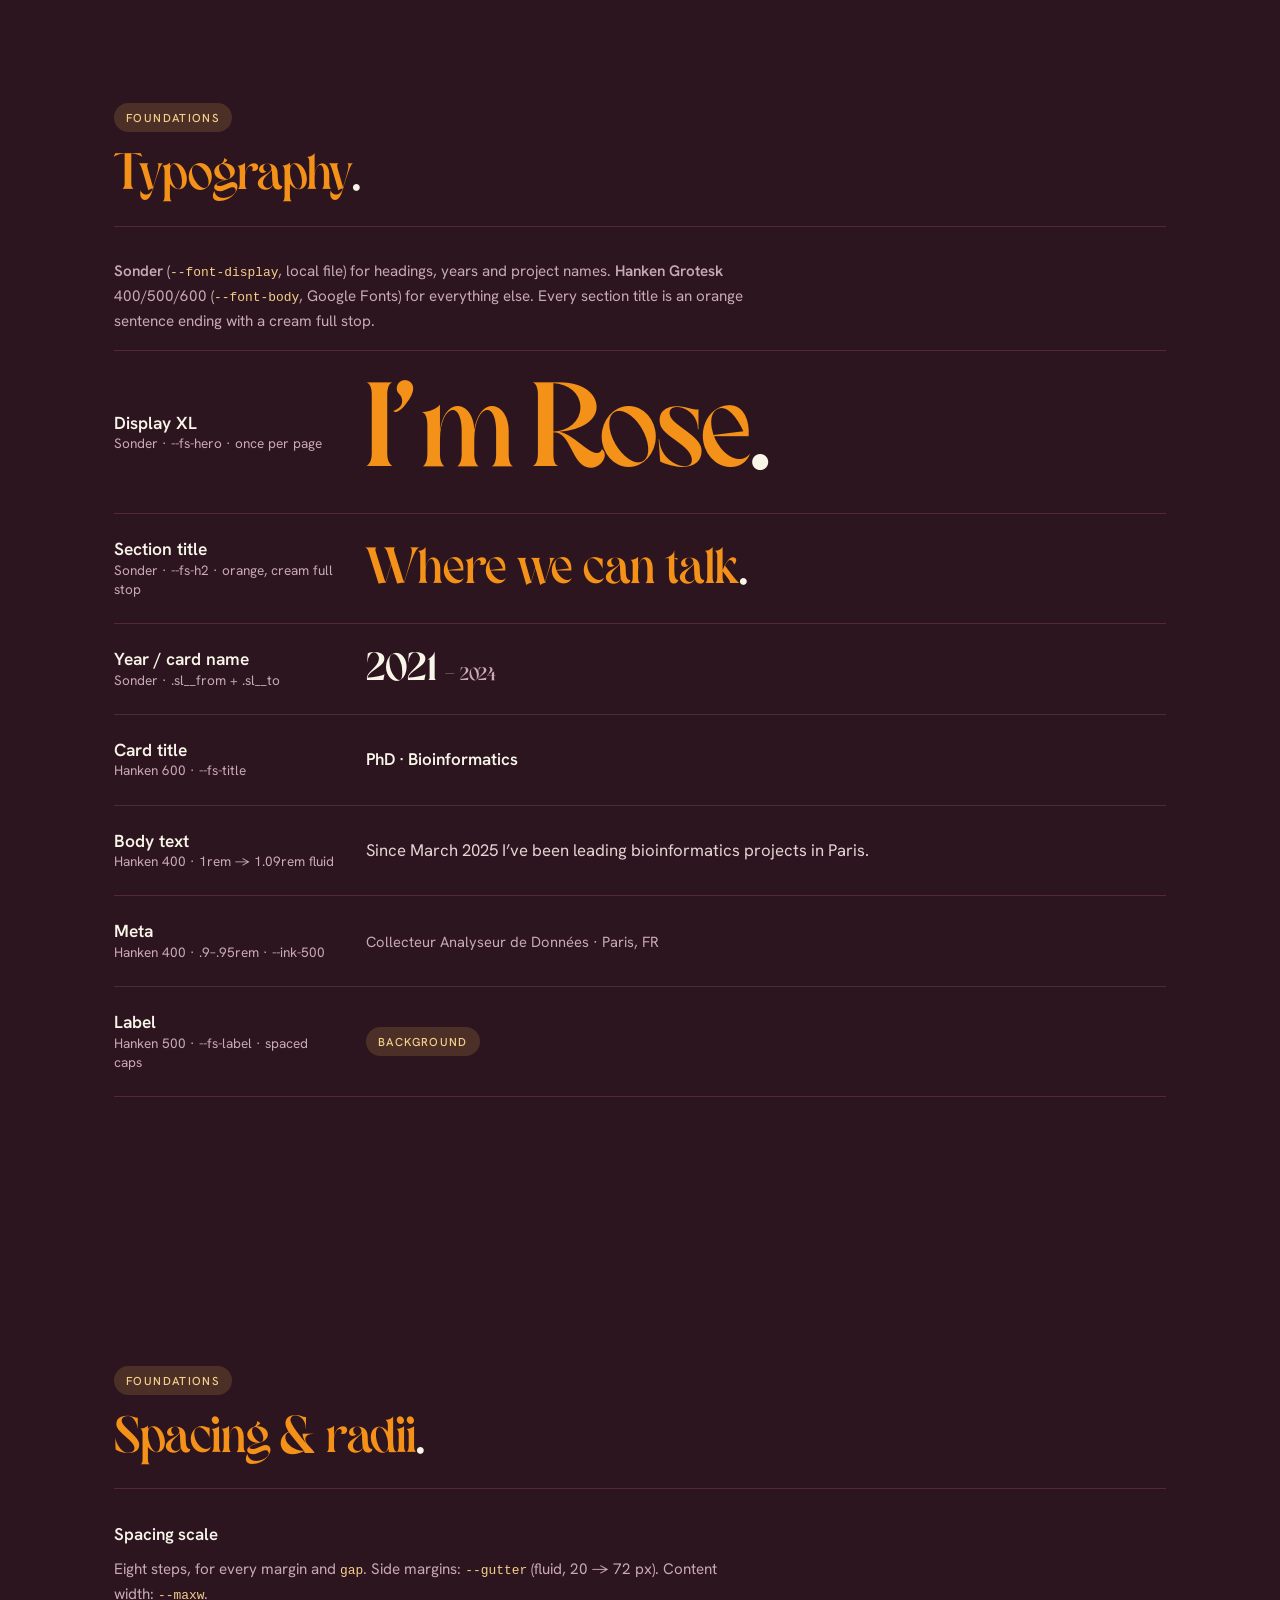
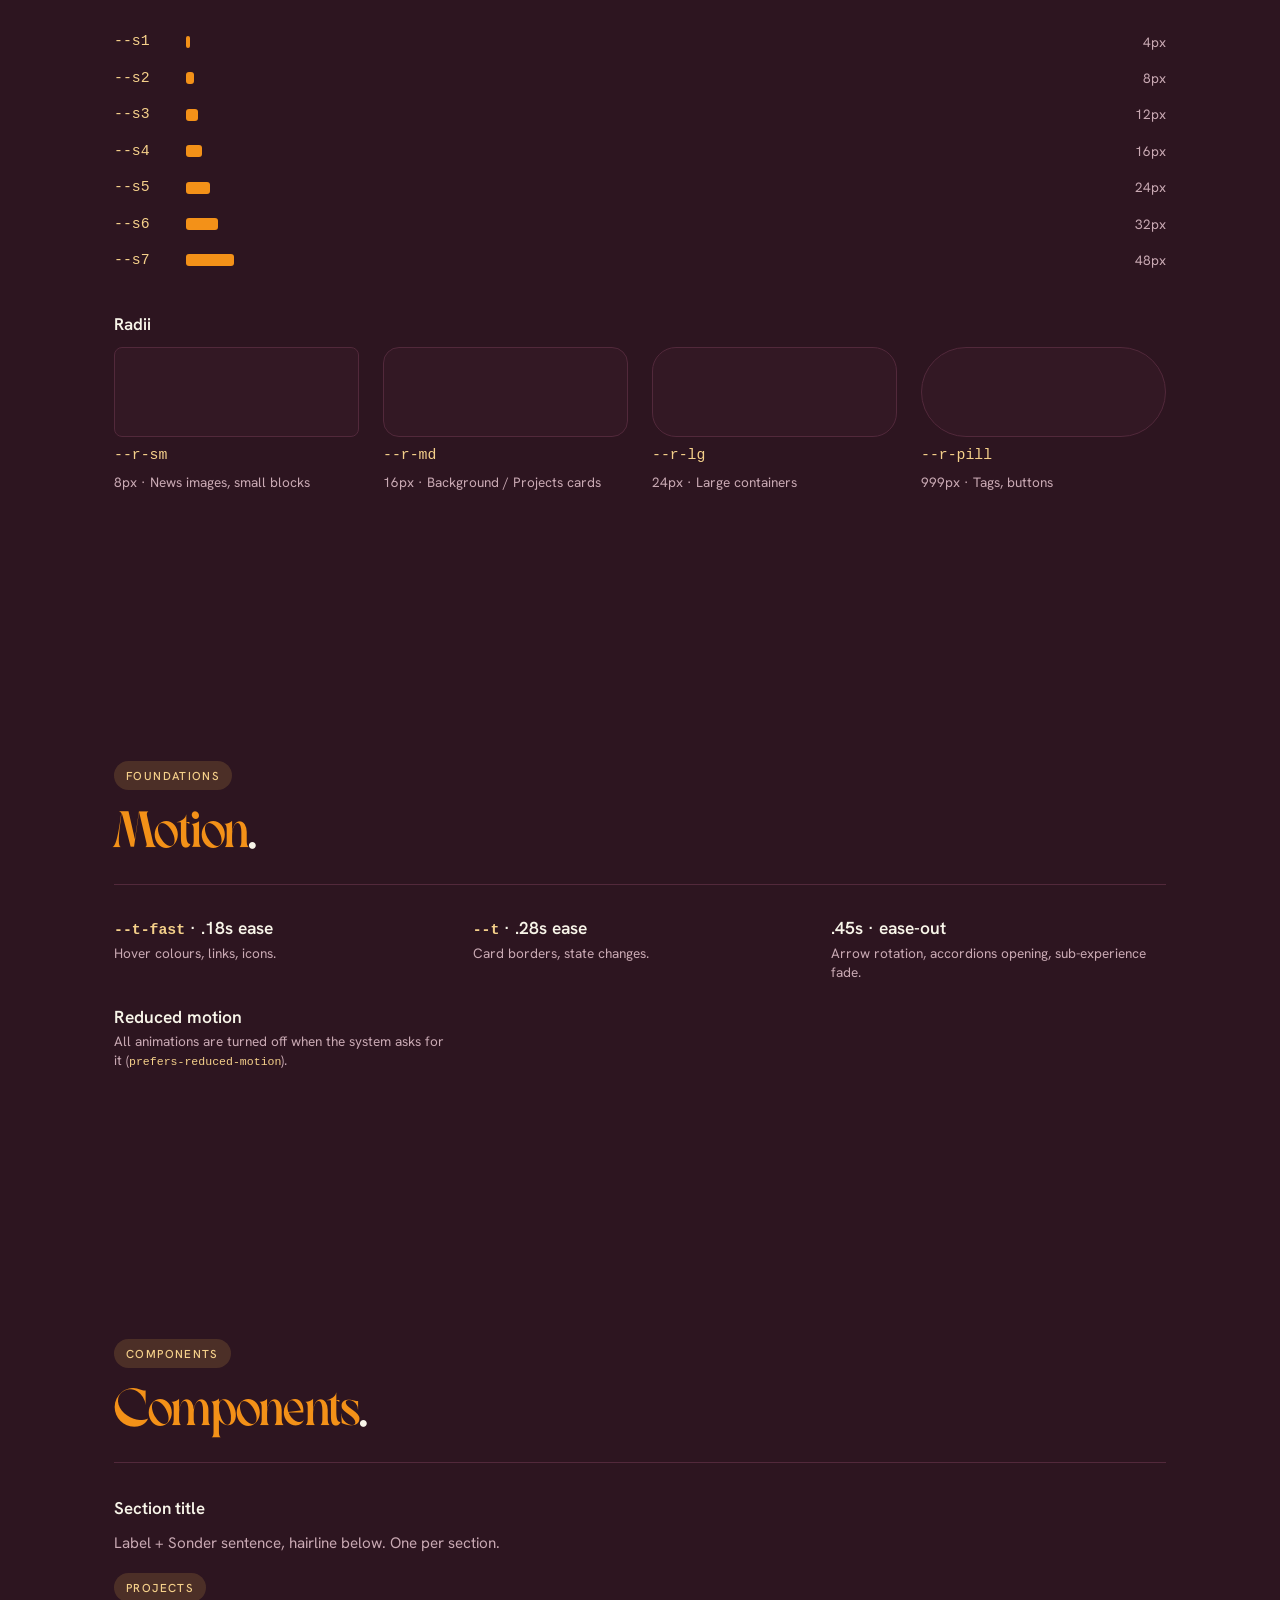
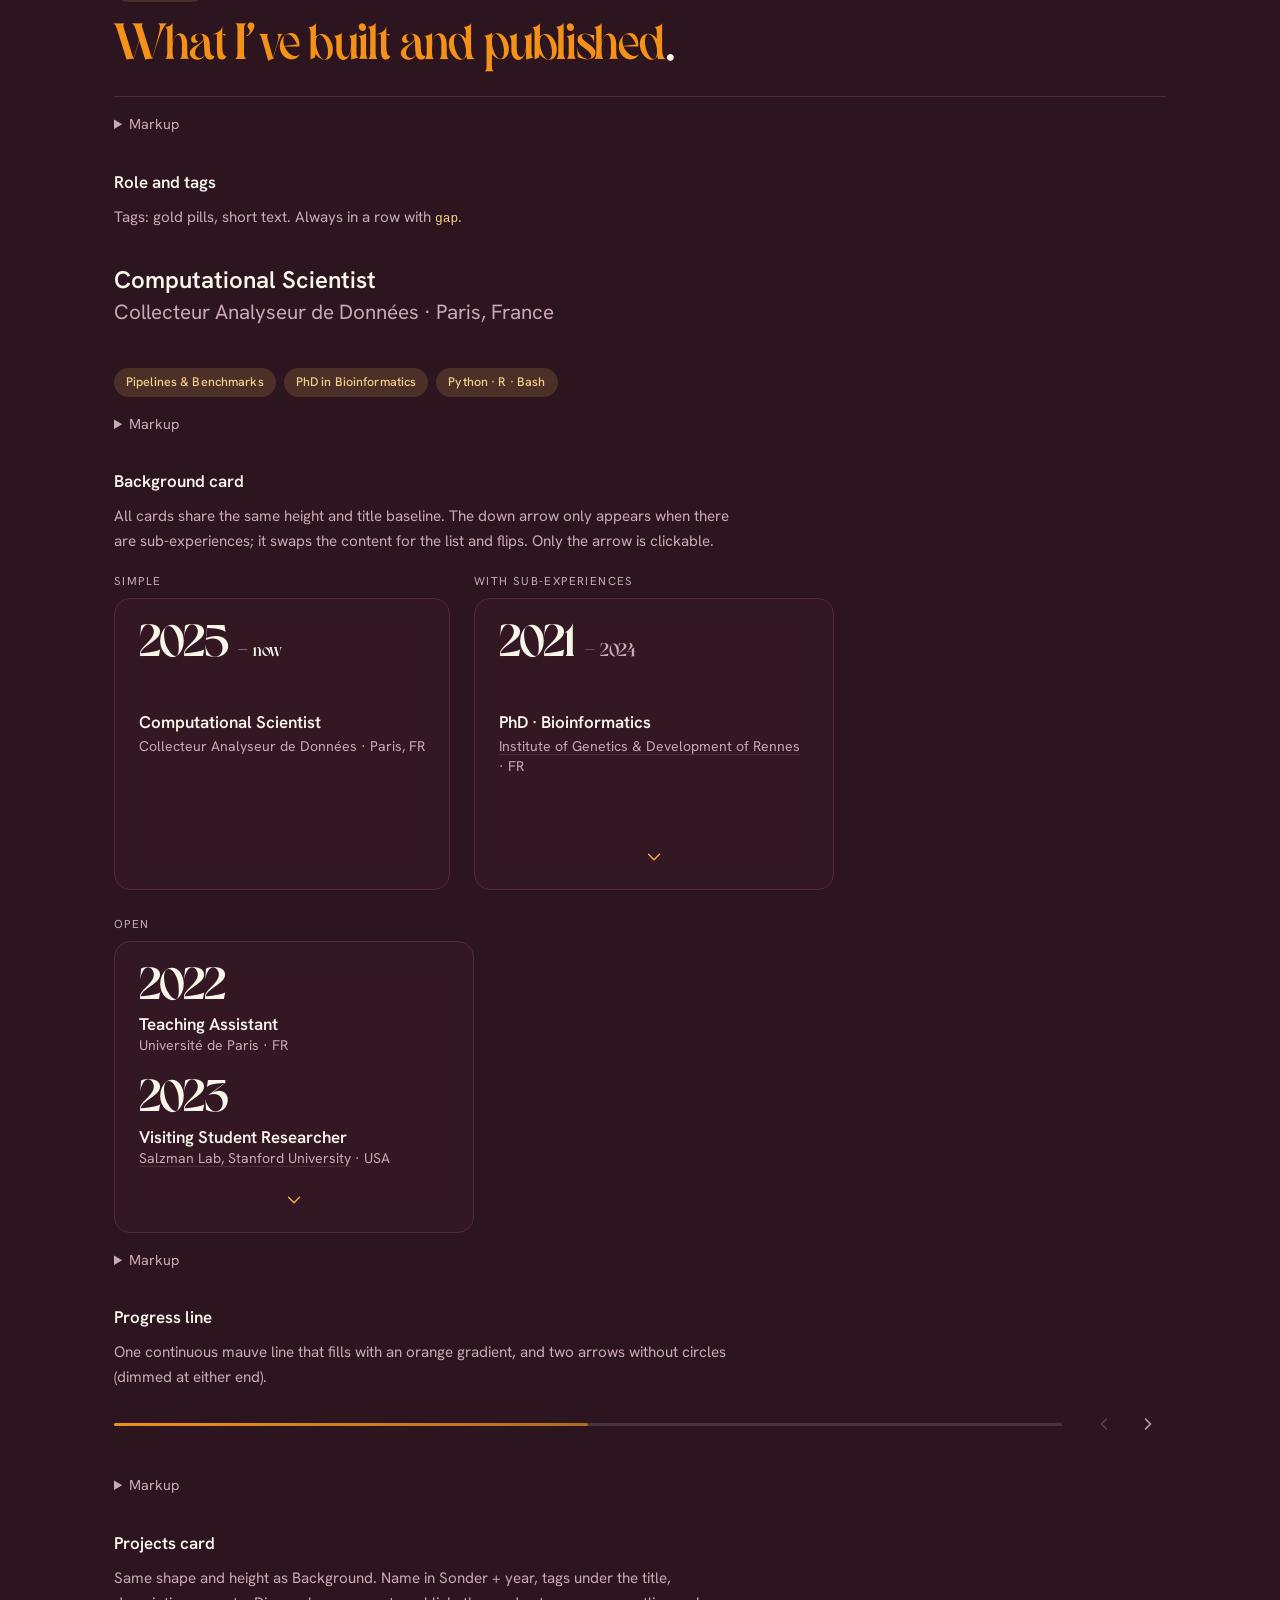
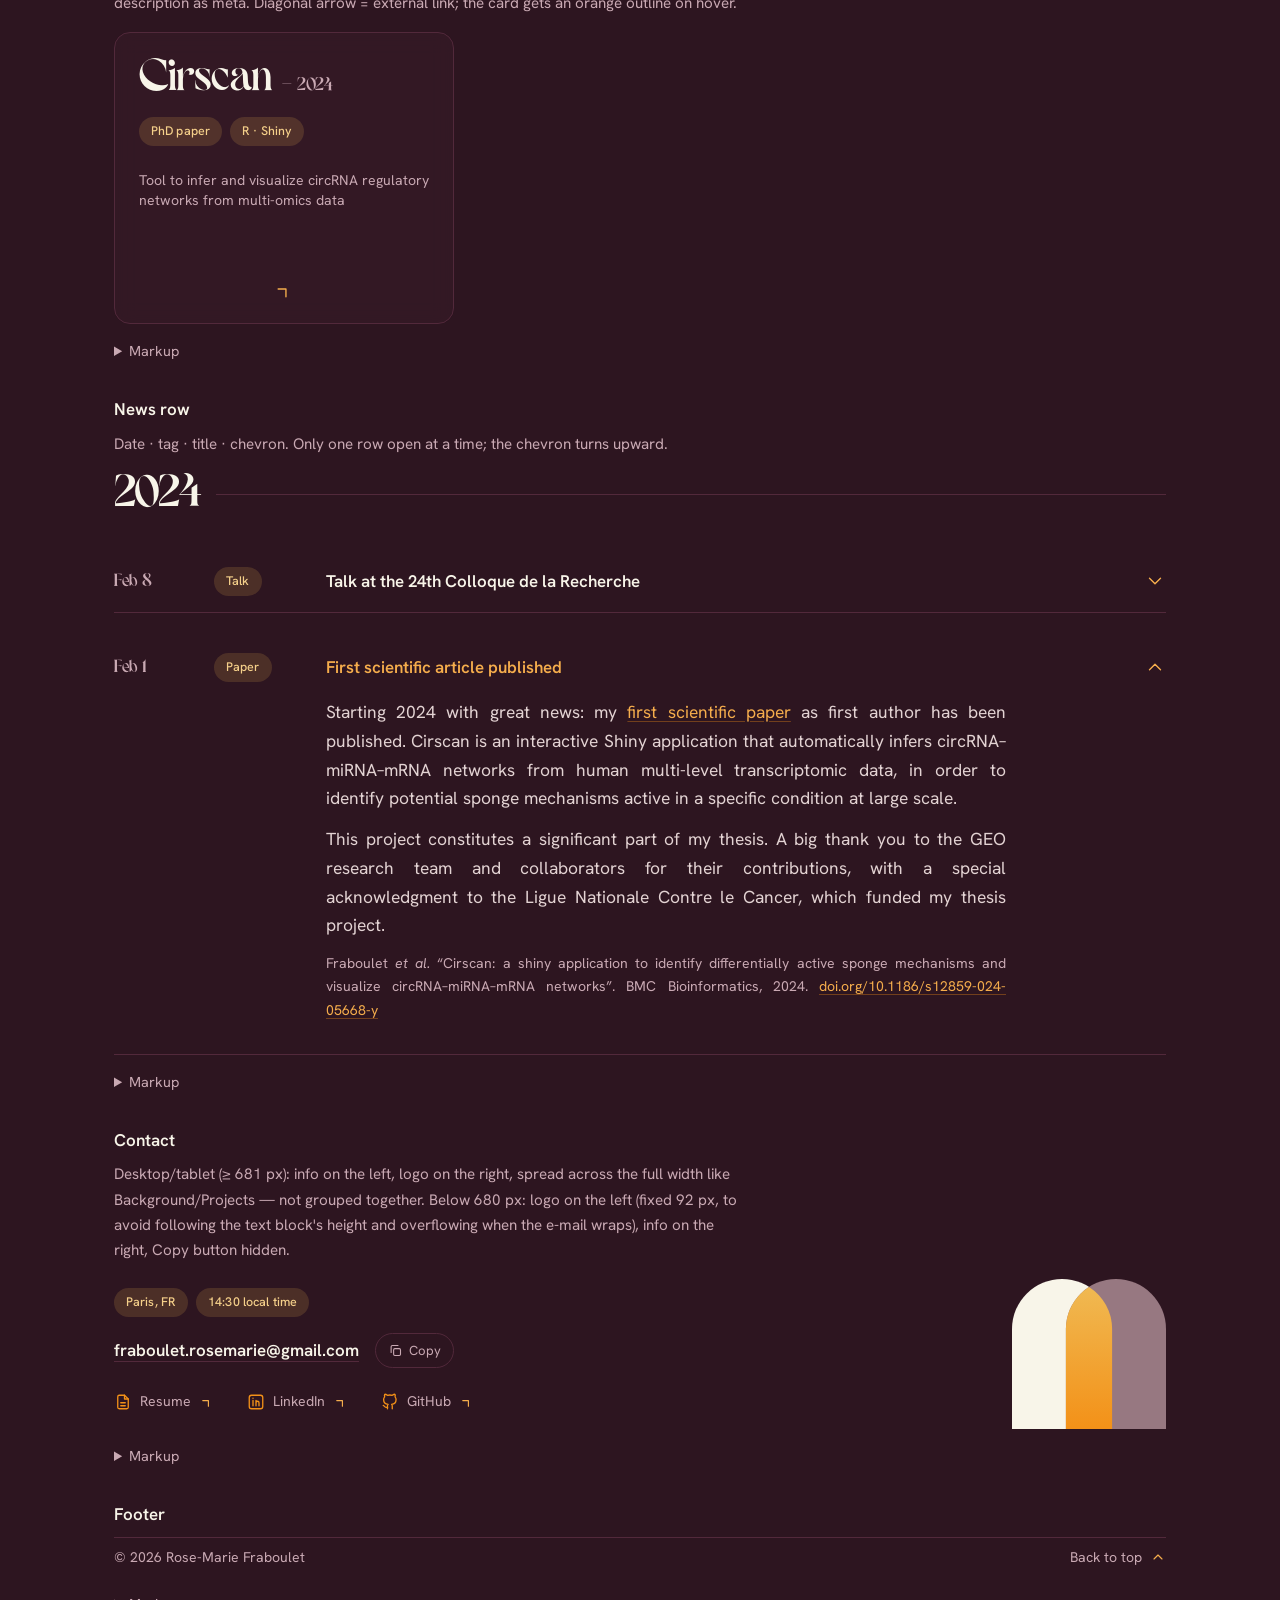
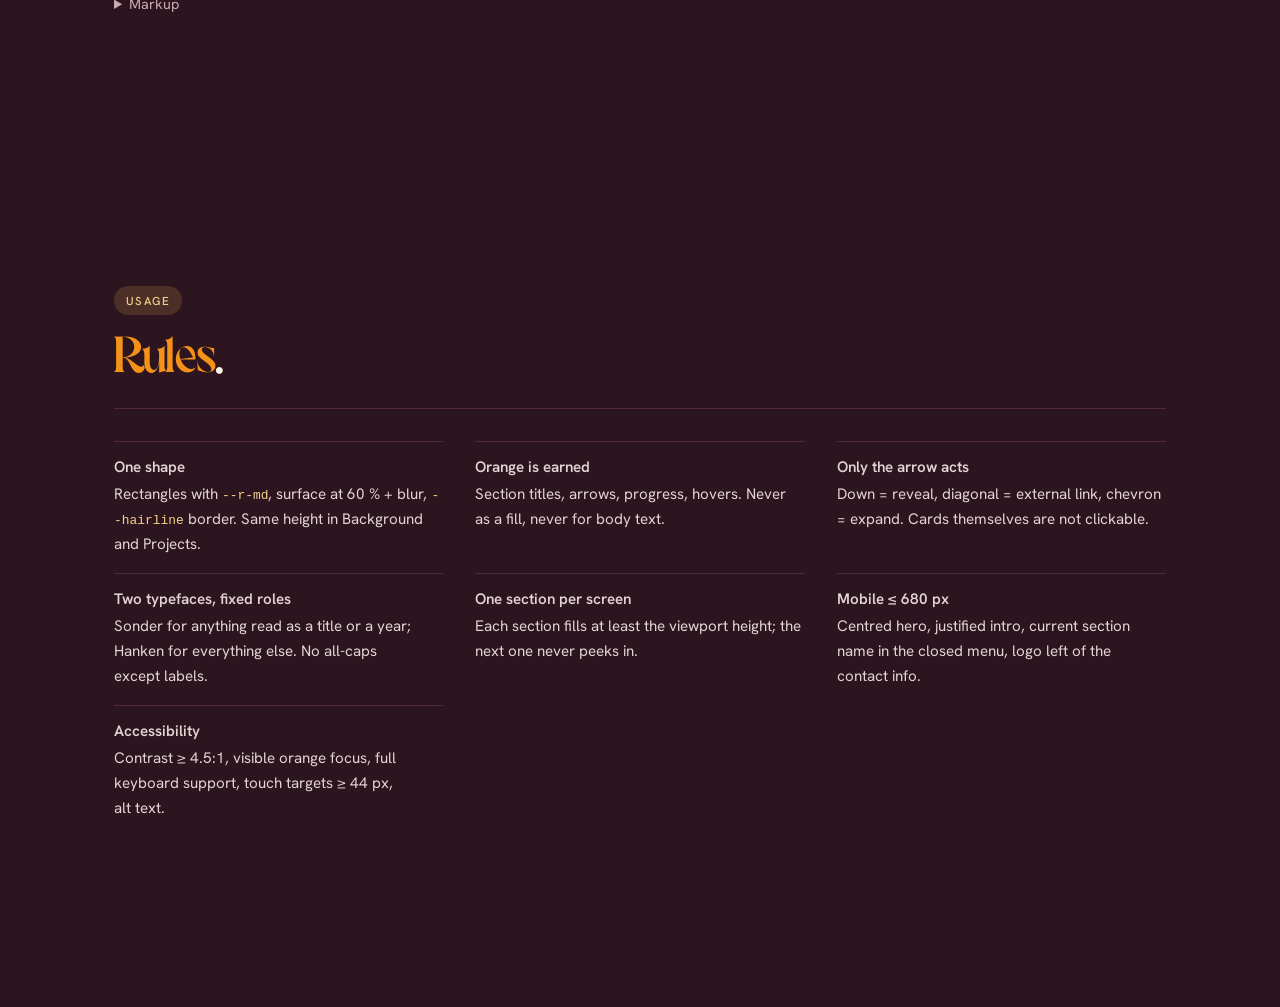
<file: design-system.html>
<!doctype html>
<html lang="en">
<head>
<meta charset="utf-8"><meta name="viewport" content="width=device-width, initial-scale=1">
<title>Design System — Rose-Marie Fraboulet</title>
<link rel="icon" type="image/svg+xml" href="img/favicon.svg">
<link rel="preconnect" href="https://fonts.googleapis.com"><link rel="preconnect" href="https://fonts.gstatic.com" crossorigin>
<link rel="stylesheet" href="https://fonts.googleapis.com/css2?family=Hanken+Grotesk:wght@400;500;600&display=swap">
<link rel="stylesheet" href="css/style.css">
<style>
a{color:var(--accent-text)}a:hover{color:var(--accent)}
.ds{max-width:1180px;margin:0 auto;padding:clamp(2.5rem,6vw,5rem) var(--gutter) 6rem;display:flex;flex-direction:column;gap:clamp(3.5rem,7vw,5.5rem)}
.ds-intro{display:flex;flex-direction:column;gap:var(--s4);max-width:68ch}
.ds-intro p{color:var(--text-body);text-wrap:pretty}
.ds-toc{display:flex;flex-wrap:wrap;gap:var(--s2)}
.ds-toc a{text-decoration:none}
.ds-sec .section-head{margin-bottom:var(--s6)}
.ds-sub{font-weight:600;font-size:var(--fs-title);color:var(--text-title);margin:var(--s6) 0 var(--s2)}
.ds-sub:first-of-type{margin-top:0}
.ds-note{color:var(--text-muted);font-size:.95rem;max-width:70ch;margin-bottom:var(--s4);text-wrap:pretty}
.ds-brand{display:grid;grid-template-columns:repeat(5,minmax(0,1fr));border-radius:var(--r-md);overflow:hidden;margin-bottom:var(--s6)}
.ds-brand__c{display:flex;flex-direction:column;justify-content:flex-end;gap:2px;min-height:130px;padding:var(--s4);font-size:.85rem}
.ds-brand__c span:first-child{font-weight:600;font-size:1rem}
.ds-grid{display:grid;grid-template-columns:repeat(auto-fill,minmax(min(100%,250px),1fr));gap:var(--s5) var(--s6)}
.ds-sw{display:flex;gap:var(--s4);align-items:flex-start}
.ds-sw__chip{flex:0 0 52px;height:52px;border-radius:var(--r-sm);border:1px solid var(--hairline)}
.ds-sw__n{font-weight:600;color:var(--text-title);line-height:1.3}
.ds-sw__v{font-size:.85rem;color:var(--text-body)}
.ds-sw__u{font-size:.85rem;color:var(--text-muted);line-height:1.4}
code{font-family:ui-monospace,SFMono-Regular,Menlo,monospace;font-size:.85em;color:var(--tag-ink)}
.ds-type{display:grid;grid-template-columns:minmax(0,220px) minmax(0,1fr);gap:var(--s6);align-items:center;padding:var(--s5) 0;border-top:1px solid var(--hairline)}
.ds-type:last-child{border-bottom:1px solid var(--hairline)}
.ds-type .hero-name{font-size:clamp(3rem,8vw,5.5rem)}
.ds-type .eyebrow{margin:0}
.ds-sp{display:grid;grid-template-columns:56px minmax(0,1fr) 60px;gap:var(--s4);align-items:center;padding:6px 0}
.ds-sp__bar{height:12px;border-radius:3px;background:var(--accent)}
.ds-sp__v{font-size:.85rem;color:var(--text-muted);text-align:right}
.ds-rgrid{display:grid;grid-template-columns:repeat(auto-fill,minmax(min(100%,200px),1fr));gap:var(--s5)}
.ds-r{display:flex;flex-direction:column;gap:6px}
.ds-r__box{height:90px;border:1px solid var(--hairline);background:color-mix(in srgb,var(--surface) 60%,transparent)}
.ds-motion{display:grid;grid-template-columns:repeat(auto-fill,minmax(min(100%,250px),1fr));gap:var(--s5)}
.ds-m{display:flex;flex-direction:column;gap:4px}
.ds-demo{display:flex;flex-wrap:wrap;gap:var(--s5);align-items:flex-start}
.ds-demo .sl__track{overflow:visible;margin:0;padding:0;-webkit-mask-image:none;mask-image:none;cursor:default;flex-wrap:wrap}
.ds-demo .sl__panel{flex:0 0 min(360px,100%)}
.ds-demo .wa{grid-template-columns:repeat(auto-fill,minmax(min(100%,320px),1fr));width:100%}
.ds-demo--col{flex-direction:column;align-items:stretch}
.ds-label{font-size:var(--fs-label);letter-spacing:.12em;text-transform:uppercase;color:var(--text-muted);margin-bottom:var(--s2)}
.ds-code{margin-top:var(--s4)}
.ds-code summary{cursor:pointer;width:max-content;font-size:.9rem;color:var(--text-muted)}
.ds-code summary:hover{color:var(--text-title)}
.ds-code pre{margin:var(--s3) 0 0;padding:var(--s4);max-height:280px;overflow:auto;border-radius:var(--r-sm);background:rgba(0,0,0,.25);border:1px solid var(--hairline);font-size:.8rem;line-height:1.55;white-space:pre-wrap;word-break:break-word}
.ds-rules{display:grid;grid-template-columns:repeat(auto-fill,minmax(min(100%,300px),1fr));gap:var(--s4) var(--s6)}
.ds-rules li{display:flex;flex-direction:column;gap:4px;padding-top:var(--s4);border-top:1px solid var(--hairline)}
.ds-rules p{font-size:.95rem;color:var(--text-body);text-wrap:pretty}
.ds-nav-demo{position:relative}
.ds-nav-demo nav{position:static}
@media (max-width:680px){.ds-type{grid-template-columns:1fr;gap:var(--s3)}.ds-brand{grid-template-columns:repeat(2,minmax(0,1fr))}.ds-brand__c{min-height:90px}}
</style>
</head>
<body>
<main class="ds">
<header class="ds-intro">
<span class="eyebrow">Design System · v1</span>
<h1 class="hero-name" style="font-size:clamp(3rem,9vw,6rem)">Rose's system<span class="dot">.</span></h1>
<p>Every foundation and component of the portfolio, in plain CSS. This page loads <code>css/style.css</code> directly: what you see here is exactly what the site renders, and colour and spacing values are read live.</p>
<nav class="ds-toc" aria-label="Sections"><a class="tag" href="#couleurs">Colour</a><a class="tag" href="#typo">Typography</a><a class="tag" href="#espace">Spacing & radii</a><a class="tag" href="#mouvement">Motion</a><a class="tag" href="#composants">Components</a><a class="tag" href="#regles">Rules</a></nav>
</header>

<section class="ds-sec" id="couleurs"><div class="section-head"><span class="eyebrow">Foundations</span><h2>Colour<span class="dot">.</span></h2></div>
<p class="ds-note">Bordeaux palette (from the Color Inspiration book). The site has a single dark look: no light theme, no theme switch. Never hard-code a colour: always use the token.</p>
<div class="ds-brand"><div class="ds-brand__c" style="background:#8C1632;color:#f8f5e9"><span>Bordeaux</span><span>#8C1632</span></div><div class="ds-brand__c" style="background:#977881;color:#f8f5e9"><span>Mauve</span><span>#977881</span></div><div class="ds-brand__c" style="background:#F39118;color:#f8f5e9"><span>Orange</span><span>#F39118</span></div><div class="ds-brand__c" style="background:#F0B952;color:#2d1520"><span>Gold</span><span>#F0B952</span></div><div class="ds-brand__c" style="background:#F8F5E9;color:#2d1520"><span>Cream</span><span>#F8F5E9</span></div></div>
<p class="ds-sub">Tokens</p>
<div class="ds-grid"><div class="ds-sw"><span class="ds-sw__chip" style="background:var(--bg)"></span><div><p class="ds-sw__n">Background</p><p class="ds-sw__v"><code>--bg</code> · <span data-hex="--bg"></span></p><p class="ds-sw__u">Page, gradient to --bg-tint</p></div></div><div class="ds-sw"><span class="ds-sw__chip" style="background:var(--bg-tint)"></span><div><p class="ds-sw__n">Background tint</p><p class="ds-sw__v"><code>--bg-tint</code> · <span data-hex="--bg-tint"></span></p><p class="ds-sw__u">Bottom of the page gradient</p></div></div><div class="ds-sw"><span class="ds-sw__chip" style="background:var(--surface)"></span><div><p class="ds-sw__n">Surface</p><p class="ds-sw__v"><code>--surface</code> · <span data-hex="--surface"></span></p><p class="ds-sw__u">Cards (60 % opacity + blur)</p></div></div><div class="ds-sw"><span class="ds-sw__chip" style="background:var(--surface-2)"></span><div><p class="ds-sw__n">Surface 2</p><p class="ds-sw__v"><code>--surface-2</code> · <span data-hex="--surface-2"></span></p><p class="ds-sw__u">Hover, favicon background</p></div></div><div class="ds-sw"><span class="ds-sw__chip" style="background:var(--hairline)"></span><div><p class="ds-sw__n">Hairline</p><p class="ds-sw__v"><code>--hairline</code> · <span data-hex="--hairline"></span></p><p class="ds-sw__u">Borders, dividers</p></div></div><div class="ds-sw"><span class="ds-sw__chip" style="background:var(--ink-900)"></span><div><p class="ds-sw__n">Cream</p><p class="ds-sw__v"><code>--ink-900</code> · <span data-hex="--ink-900"></span></p><p class="ds-sw__u">Headings, strong text</p></div></div><div class="ds-sw"><span class="ds-sw__chip" style="background:var(--ink-700)"></span><div><p class="ds-sw__n">Text</p><p class="ds-sw__v"><code>--ink-700</code> · <span data-hex="--ink-700"></span></p><p class="ds-sw__u">Body text</p></div></div><div class="ds-sw"><span class="ds-sw__chip" style="background:var(--ink-500)"></span><div><p class="ds-sw__n">Muted</p><p class="ds-sw__v"><code>--ink-500</code> · <span data-hex="--ink-500"></span></p><p class="ds-sw__u">Places, dates, meta</p></div></div><div class="ds-sw"><span class="ds-sw__chip" style="background:var(--dot-2)"></span><div><p class="ds-sw__n">Mauve</p><p class="ds-sw__v"><code>--dot-2</code> · <span data-hex="--dot-2"></span></p><p class="ds-sw__u">Progress line at rest</p></div></div><div class="ds-sw"><span class="ds-sw__chip" style="background:var(--accent)"></span><div><p class="ds-sw__n">Orange</p><p class="ds-sw__v"><code>--accent</code> · <span data-hex="--accent"></span></p><p class="ds-sw__u">Accent: titles, arrows, progress</p></div></div><div class="ds-sw"><span class="ds-sw__chip" style="background:var(--accent-text)"></span><div><p class="ds-sw__n">Orange text</p><p class="ds-sw__v"><code>--accent-text</code> · <span data-hex="--accent-text"></span></p><p class="ds-sw__u">Orange links and icons on dark</p></div></div><div class="ds-sw"><span class="ds-sw__chip" style="background:var(--tag-ink)"></span><div><p class="ds-sw__n">Gold</p><p class="ds-sw__v"><code>--tag-ink</code> · <span data-hex="--tag-ink"></span></p><p class="ds-sw__u">Tags: text on --tag-bg (gold at 16 %)</p></div></div></div>
<p class="ds-sub">Background glow</p>
<p class="ds-note">Three glows (<code>--glow-1</code> orange, <code>--glow-2</code> gold, <code>--glow-3</code> bordeaux) on <code>body::before</code>, drifting slowly (40 s). They are visible behind this page.</p>
</section>

<section class="ds-sec" id="typo"><div class="section-head"><span class="eyebrow">Foundations</span><h2>Typography<span class="dot">.</span></h2></div>
<p class="ds-note"><strong>Sonder</strong> (<code>--font-display</code>, local file) for headings, years and project names. <strong>Hanken Grotesk</strong> 400/500/600 (<code>--font-body</code>, Google Fonts) for everything else. Every section title is an orange sentence ending with a cream full stop.</p>
<div class="ds-type"><div class="ds-type__meta"><p class="ds-sw__n">Display XL</p><p class="ds-sw__u">Sonder · --fs-hero · once per page</p></div><div class="ds-type__s"><span class="hero-name" style="font-family:var(--font-display);font-size:var(--fs-hero);line-height:.95;color:var(--name)">I'm Rose<span class="dot">.</span></span></div></div><div class="ds-type"><div class="ds-type__meta"><p class="ds-sw__n">Section title</p><p class="ds-sw__u">Sonder · --fs-h2 · orange, cream full stop</p></div><div class="ds-type__s"><span class="" style="font-family:var(--font-display);font-size:var(--fs-h2);line-height:1.05;color:var(--name)">Where we can talk<span class="dot" style="color:var(--ink-900)">.</span></span></div></div><div class="ds-type"><div class="ds-type__meta"><p class="ds-sw__n">Year / card name</p><p class="ds-sw__u">Sonder · .sl__from + .sl__to</p></div><div class="ds-type__s"><span class="" style="font-family:var(--font-display);font-size:2.4rem;line-height:1;color:var(--ink-900)">2021 <span style="font-size:1.1rem;color:var(--ink-500)">— 2024</span></span></div></div><div class="ds-type"><div class="ds-type__meta"><p class="ds-sw__n">Card title</p><p class="ds-sw__u">Hanken 600 · --fs-title</p></div><div class="ds-type__s"><span class="" style="font-weight:600;font-size:var(--fs-title);line-height:1.3;color:var(--ink-900)">PhD · Bioinformatics</span></div></div><div class="ds-type"><div class="ds-type__meta"><p class="ds-sw__n">Body text</p><p class="ds-sw__u">Hanken 400 · 1rem → 1.09rem fluid</p></div><div class="ds-type__s"><span class="" style="font-size:1.05rem;line-height:1.65;color:var(--ink-700);max-width:60ch">Since March 2025 I’ve been leading bioinformatics projects in Paris.</span></div></div><div class="ds-type"><div class="ds-type__meta"><p class="ds-sw__n">Meta</p><p class="ds-sw__u">Hanken 400 · .9–.95rem · --ink-500</p></div><div class="ds-type__s"><span class="" style="font-size:.92rem;line-height:1.45;color:var(--ink-500)">Collecteur Analyseur de Données · Paris, FR</span></div></div><div class="ds-type"><div class="ds-type__meta"><p class="ds-sw__n">Label</p><p class="ds-sw__u">Hanken 500 · --fs-label · spaced caps</p></div><div class="ds-type__s"><span class="eyebrow" style="">Background</span></div></div>
</section>

<section class="ds-sec" id="espace"><div class="section-head"><span class="eyebrow">Foundations</span><h2>Spacing & radii<span class="dot">.</span></h2></div>
<p class="ds-sub">Spacing scale</p>
<p class="ds-note">Eight steps, for every margin and <code>gap</code>. Side margins: <code>--gutter</code> (fluid, 20 → 72 px). Content width: <code>--maxw</code>.</p>
<div class="ds-sp"><code>--s1</code><span class="ds-sp__bar" style="width:var(--s1)"></span><span class="ds-sp__v" data-len="--s1"></span></div><div class="ds-sp"><code>--s2</code><span class="ds-sp__bar" style="width:var(--s2)"></span><span class="ds-sp__v" data-len="--s2"></span></div><div class="ds-sp"><code>--s3</code><span class="ds-sp__bar" style="width:var(--s3)"></span><span class="ds-sp__v" data-len="--s3"></span></div><div class="ds-sp"><code>--s4</code><span class="ds-sp__bar" style="width:var(--s4)"></span><span class="ds-sp__v" data-len="--s4"></span></div><div class="ds-sp"><code>--s5</code><span class="ds-sp__bar" style="width:var(--s5)"></span><span class="ds-sp__v" data-len="--s5"></span></div><div class="ds-sp"><code>--s6</code><span class="ds-sp__bar" style="width:var(--s6)"></span><span class="ds-sp__v" data-len="--s6"></span></div><div class="ds-sp"><code>--s7</code><span class="ds-sp__bar" style="width:var(--s7)"></span><span class="ds-sp__v" data-len="--s7"></span></div>
<p class="ds-sub">Radii</p>
<div class="ds-rgrid"><div class="ds-r"><span class="ds-r__box" style="border-radius:var(--r-sm)"></span><code>--r-sm</code><span class="ds-sw__u"><span data-len="--r-sm"></span> · News images, small blocks</span></div><div class="ds-r"><span class="ds-r__box" style="border-radius:var(--r-md)"></span><code>--r-md</code><span class="ds-sw__u"><span data-len="--r-md"></span> · Background / Projects cards</span></div><div class="ds-r"><span class="ds-r__box" style="border-radius:var(--r-lg)"></span><code>--r-lg</code><span class="ds-sw__u"><span data-len="--r-lg"></span> · Large containers</span></div><div class="ds-r"><span class="ds-r__box" style="border-radius:var(--r-pill)"></span><code>--r-pill</code><span class="ds-sw__u"><span data-len="--r-pill"></span> · Tags, buttons</span></div></div>
</section>

<section class="ds-sec" id="mouvement"><div class="section-head"><span class="eyebrow">Foundations</span><h2>Motion<span class="dot">.</span></h2></div>
<div class="ds-motion">
<div class="ds-m"><p class="ds-sw__n"><code>--t-fast</code> · .18s ease</p><p class="ds-sw__u">Hover colours, links, icons.</p></div>
<div class="ds-m"><p class="ds-sw__n"><code>--t</code> · .28s ease</p><p class="ds-sw__u">Card borders, state changes.</p></div>
<div class="ds-m"><p class="ds-sw__n">.45s · ease-out</p><p class="ds-sw__u">Arrow rotation, accordions opening, sub-experience fade.</p></div>
<div class="ds-m"><p class="ds-sw__n">Reduced motion</p><p class="ds-sw__u">All animations are turned off when the system asks for it (<code>prefers-reduced-motion</code>).</p></div>
</div>
</section>

<section class="ds-sec" id="composants"><div class="section-head"><span class="eyebrow">Components</span><h2>Components<span class="dot">.</span></h2></div>

<p class="ds-sub">Section title</p>
<p class="ds-note">Label + Sonder sentence, hairline below. One per section.</p>
<div class="section-head" style="margin:0"><span class="eyebrow">Projects</span><h2>What I've built and published<span class="dot">.</span></h2></div>
<details class="ds-code"><summary>Markup</summary><pre><code>&lt;div class="section-head"&gt;&lt;span class="eyebrow"&gt;Projects&lt;/span&gt;&lt;h2&gt;What I've built and published&lt;span class="dot"&gt;.&lt;/span&gt;&lt;/h2&gt;&lt;/div&gt;</code></pre></details>

<p class="ds-sub">Role and tags</p>
<p class="ds-note">Tags: gold pills, short text. Always in a row with <code>gap</code>.</p>
<div class="ds-demo ds-demo--col"><p class="hero-role"><strong>Computational Scientist</strong><span>Collecteur Analyseur de Données · Paris, France</span></p><div class="hero-meta">
              <span class="tag">Pipelines &amp; Benchmarks</span>
              <span class="tag">PhD in Bioinformatics</span>
              <span class="tag">Python · R · Bash</span>
            </div></div>
<details class="ds-code"><summary>Markup</summary><pre><code>&lt;div class="hero-meta"&gt;
              &lt;span class="tag"&gt;Pipelines &amp;amp; Benchmarks&lt;/span&gt;
              &lt;span class="tag"&gt;PhD in Bioinformatics&lt;/span&gt;
              &lt;span class="tag"&gt;Python · R · Bash&lt;/span&gt;
            &lt;/div&gt;</code></pre></details>

<p class="ds-sub">Background card</p>
<p class="ds-note">All cards share the same height and title baseline. The down arrow only appears when there are sub-experiences; it swaps the content for the list and flips. Only the arrow is clickable.</p>
<div class="ds-demo"><div><p class="ds-label">Simple</p><ol class="sl__track"><li class="sl__panel is-now"><div class="sl__period"><span class="sl__from">2025</span><span class="sl__to">— now</span></div><div class="sl__body"><p class="sl__role">Computational Scientist</p><p class="sl__place">Collecteur Analyseur de Données · Paris, FR</p></div></li></ol></div><div><p class="ds-label">With sub-experiences</p><ol class="sl__track"><li class="sl__panel has-sub has-multi"><div class="sl__faces"><div class="sl__face sl__face--main is-shown"><div class="sl__period"><span class="sl__from">2021</span><span class="sl__to">— 2024</span></div><div class="sl__body"><p class="sl__role">PhD · Bioinformatics</p><p class="sl__place"><a href="https://igdr.univ-rennes.fr/expression-des-genes-et-oncogenese-geo" target="_blank" rel="noopener">Institute of Genetics &amp; Development of Rennes</a> · FR</p></div></div><div class="sl__face sl__face--list"  aria-hidden="true"><ul class="sl__list"><li><span class="sl__list-year">2022</span><div><p class="sl__list-role">Teaching Assistant</p><p class="sl__place">Université de Paris · FR</p></div></li><li><span class="sl__list-year">2023</span><div><p class="sl__list-role">Visiting Student Researcher</p><p class="sl__place"><a href="https://salzmanlab.stanford.edu/" target="_blank" rel="noopener">Salzman Lab, Stanford University</a> · USA</p></div></li></ul></div></div><button type="button" class="sl__toggle" aria-expanded="false"  data-label="Show 2 other experiences" aria-label="Show 2 other experiences"><svg viewBox="0 0 24 24" fill="none" stroke="currentColor" stroke-width="1.75" stroke-linecap="round" stroke-linejoin="round" aria-hidden="true"><path d="M9 6l6 6-6 6"></path></svg></button></li></ol></div><div><p class="ds-label">Open</p><ol class="sl__track"><li class="sl__panel has-sub has-multi"><div class="sl__faces"><div class="sl__face sl__face--main"><div class="sl__period"><span class="sl__from">2021</span><span class="sl__to">— 2024</span></div><div class="sl__body"><p class="sl__role">PhD · Bioinformatics</p><p class="sl__place"><a href="https://igdr.univ-rennes.fr/expression-des-genes-et-oncogenese-geo" target="_blank" rel="noopener">Institute of Genetics &amp; Development of Rennes</a> · FR</p></div></div><div class="sl__face sl__face--list is-shown"  aria-hidden="true"><ul class="sl__list"><li><span class="sl__list-year">2022</span><div><p class="sl__list-role">Teaching Assistant</p><p class="sl__place">Université de Paris · FR</p></div></li><li><span class="sl__list-year">2023</span><div><p class="sl__list-role">Visiting Student Researcher</p><p class="sl__place"><a href="https://salzmanlab.stanford.edu/" target="_blank" rel="noopener">Salzman Lab, Stanford University</a> · USA</p></div></li></ul></div></div><button type="button" class="sl__toggle" aria-expanded="true"  data-label="Show 2 other experiences" aria-label="Show 2 other experiences"><svg viewBox="0 0 24 24" fill="none" stroke="currentColor" stroke-width="1.75" stroke-linecap="round" stroke-linejoin="round" aria-hidden="true"><path d="M9 6l6 6-6 6"></path></svg></button></li></ol></div></div>
<details class="ds-code"><summary>Markup</summary><pre><code>&lt;li class="sl__panel has-sub has-multi"&gt;&lt;div class="sl__faces"&gt;&lt;div class="sl__face sl__face--main is-shown"&gt;&lt;div class="sl__period"&gt;&lt;span class="sl__from"&gt;2021&lt;/span&gt;&lt;span class="sl__to"&gt;— 2024&lt;/span&gt;&lt;/div&gt;&lt;div class="sl__body"&gt;&lt;p class="sl__role"&gt;PhD · Bioinformatics&lt;/p&gt;&lt;p class="sl__place"&gt;&lt;a href="https://igdr.univ-rennes.fr/expression-des-genes-et-oncogenese-geo" target="_blank" rel="noopener"&gt;Institute of Genetics &amp;amp; Development of Rennes&lt;/a&gt; · FR&lt;/p&gt;&lt;/div&gt;&lt;/div&gt;&lt;div class="sl__face sl__face--list" id="sub-2" aria-hidden="true"&gt;&lt;ul class="sl__list"&gt;&lt;li&gt;&lt;span class="sl__list-year"&gt;2022&lt;/span&gt;&lt;div&gt;&lt;p class="sl__list-role"&gt;Teaching Assistant&lt;/p&gt;&lt;p class="sl__place"&gt;Université de Paris · FR&lt;/p&gt;&lt;/div&gt;&lt;/li&gt;&lt;li&gt;&lt;span class="sl__list-year"&gt;2023&lt;/span&gt;&lt;div&gt;&lt;p class="sl__list-role"&gt;Visiting Student Researcher&lt;/p&gt;&lt;p class="sl__place"&gt;&lt;a href="https://salzmanlab.stanford.edu/" target="_blank" rel="noopener"&gt;Salzman Lab, Stanford University&lt;/a&gt; · USA&lt;/p&gt;&lt;/div&gt;&lt;/li&gt;&lt;/ul&gt;&lt;/div&gt;&lt;/div&gt;&lt;button type="button" class="sl__toggle" aria-expanded="false" aria-controls="sub-2" data-label="Show 2 other experiences" aria-label="Show 2 other experiences"&gt;&lt;svg&gt;…&lt;/svg&gt;&lt;/button&gt;&lt;/li&gt;</code></pre></details>

<p class="ds-sub">Progress line</p>
<p class="ds-note">One continuous mauve line that fills with an orange gradient, and two arrows without circles (dimmed at either end).</p>
<div class="ds-demo ds-demo--col"><div class="sl" style="width:100%"><div class="sl__bar"><div class="sl__line" aria-hidden="true"><i data-sl-fill style="width:50%"></i></div><div class="sl__nav"><button type="button" class="sl__btn" data-sl-prev aria-label="Previous step"><svg viewBox="0 0 24 24" fill="none" stroke="currentColor" stroke-width="1.75" stroke-linecap="round" stroke-linejoin="round" aria-hidden="true"><path d="M15 6l-6 6 6 6"></path></svg></button><button type="button" class="sl__btn" data-sl-next aria-label="Next step"><svg viewBox="0 0 24 24" fill="none" stroke="currentColor" stroke-width="1.75" stroke-linecap="round" stroke-linejoin="round" aria-hidden="true"><path d="M9 6l6 6-6 6"></path></svg></button></div></div></div></div>
<details class="ds-code"><summary>Markup</summary><pre><code>&lt;div class="sl__bar"&gt;&lt;div class="sl__line" aria-hidden="true"&gt;&lt;i data-sl-fill&gt;&lt;/i&gt;&lt;/div&gt;&lt;div class="sl__nav"&gt;&lt;button type="button" class="sl__btn" data-sl-prev aria-label="Previous step"&gt;&lt;svg&gt;…&lt;/svg&gt;&lt;/button&gt;&lt;button type="button" class="sl__btn" data-sl-next aria-label="Next step"&gt;&lt;svg&gt;…&lt;/svg&gt;&lt;/button&gt;&lt;/div&gt;&lt;/div&gt;</code></pre></details>

<p class="ds-sub">Projects card</p>
<p class="ds-note">Same shape and height as Background. Name in Sonder + year, tags under the title, description as meta. Diagonal arrow = external link; the card gets an orange outline on hover.</p>
<div class="ds-demo"><div class="wa"><div class="wa__arch"><div class="sl__period"><span class="sl__from">Cirscan</span><span class="sl__to">— 2024</span></div><div class="wa__tags"><span class="tag">PhD paper</span><span class="tag">R · Shiny</span></div><div class="sl__body"><p class="sl__place">Tool to infer and visualize circRNA regulatory networks from multi-omics data</p></div><a class="sl__toggle wa__arrow" href="https://doi.org/10.1186/s12859-024-05668-y" target="_blank" rel="noopener" aria-label="Read the Cirscan paper (opens in a new tab)"><svg viewBox="0 0 24 24" fill="none" stroke="currentColor" stroke-width="1.75" stroke-linecap="round" stroke-linejoin="round" aria-hidden="true"><path d="M9 6l6 6-6 6"></path></svg></a></div></div></div>
<details class="ds-code"><summary>Markup</summary><pre><code>&lt;div class="wa__arch"&gt;&lt;div class="sl__period"&gt;&lt;span class="sl__from"&gt;Cirscan&lt;/span&gt;&lt;span class="sl__to"&gt;— 2024&lt;/span&gt;&lt;/div&gt;&lt;div class="wa__tags"&gt;&lt;span class="tag"&gt;PhD paper&lt;/span&gt;&lt;span class="tag"&gt;R · Shiny&lt;/span&gt;&lt;/div&gt;&lt;div class="sl__body"&gt;&lt;p class="sl__place"&gt;Tool to infer and visualize circRNA regulatory networks from multi-omics data&lt;/p&gt;&lt;/div&gt;&lt;a class="sl__toggle wa__arrow" href="https://doi.org/10.1186/s12859-024-05668-y" target="_blank" rel="noopener" aria-label="Read the Cirscan paper (opens in a new tab)"&gt;&lt;svg&gt;…&lt;/svg&gt;&lt;/a&gt;&lt;/div&gt;</code></pre></details>

<p class="ds-sub">News row</p>
<p class="ds-note">Date · tag · title · chevron. Only one row open at a time; the chevron turns upward.</p>
<div class="ds-demo ds-demo--col"><div class="year-row"><span class="year-row__label">2024</span><span class="year-row__rule"></span></div><article class="entry">
          <button type="button" class="entry__head" aria-expanded="false" aria-controls="entry-colloque">
            <span class="entry__date">Feb 8</span><span class="entry__type"><span class="tag">Talk</span></span>
            <span class="entry__main"><span class="entry__title">Talk at the 24th Colloque de la Recherche</span></span><svg class="entry__chev" viewBox="0 0 24 24" fill="none" stroke="currentColor" stroke-width="1.5" stroke-linecap="round" stroke-linejoin="round" aria-hidden="true"><path d="M9 6l6 6-6 6"></path></svg>
          </button>
          <div class="entry__panel" >
            <div class="entry__inner">
              <div class="entry__body">
                <p>I had the privilege to present and discuss my research, alongside renowned researchers, at the <a href="https://www.ligue-cancer.net/nos-actualites/24eme-colloque-national-de-la-recherche" target="_blank" rel="noopener">24th Colloque de la Recherche</a> organized by the Ligue Nationale Contre le Cancer — two enriching days of varied talks in the unique setting of the Couvent des Jacobins in Rennes. Many thanks to the Ligue for this opportunity, to all the donors, and to my team for their support throughout my thesis project.</p>
                <div class="media media--video">
                  <iframe src="https://www.youtube-nocookie.com/embed/i8p0J6aXDKk" title="24th Colloque de la Recherche — video summary" loading="lazy" allow="accelerometer; autoplay; clipboard-write; encrypted-media; gyroscope; picture-in-picture; web-share" referrerpolicy="strict-origin-when-cross-origin" allowfullscreen></iframe>
                </div>
                <p class="caption">Video summary of the colloquium, where I gave a talk on the role of circRNAs in cutaneous melanoma treatment resistance. Can you spot me? Around the forty-fifth second.</p>
              </div>
            </div>
          </div>
        </article><article class="entry">
          <button type="button" class="entry__head" aria-expanded="true" aria-controls="entry-paper">
            <span class="entry__date">Feb 1</span><span class="entry__type"><span class="tag">Paper</span></span>
            <span class="entry__main"><span class="entry__title">First scientific article published</span></span><svg class="entry__chev" viewBox="0 0 24 24" fill="none" stroke="currentColor" stroke-width="1.5" stroke-linecap="round" stroke-linejoin="round" aria-hidden="true"><path d="M9 6l6 6-6 6"></path></svg>
          </button>
          <div class="entry__panel is-open" >
            <div class="entry__inner">
              <div class="entry__body">
                <p>Starting 2024 with great news: my <a href="https://doi.org/10.1186/s12859-024-05668-y" target="_blank" rel="noopener">first scientific paper</a> as first author has been published. Cirscan is an interactive Shiny application that automatically infers circRNA–miRNA–mRNA networks from human multi-level transcriptomic data, in order to identify potential sponge mechanisms active in a specific condition at large scale.</p>
                <p>This project constitutes a significant part of my thesis. A big thank you to the GEO research team and collaborators for their contributions, with a special acknowledgment to the Ligue Nationale Contre le Cancer, which funded my thesis project.</p>
                <p class="caption">Fraboulet <em>et al.</em> “Cirscan: a shiny application to identify differentially active sponge mechanisms and visualize circRNA–miRNA–mRNA networks”. BMC Bioinformatics, 2024. <a href="https://doi.org/10.1186/s12859-024-05668-y" target="_blank" rel="noopener">doi.org/10.1186/s12859-024-05668-y</a></p>
              </div>
            </div>
          </div>
        </article></div>
<details class="ds-code"><summary>Markup</summary><pre><code>&lt;article class="entry"&gt;
          &lt;button type="button" class="entry__head" aria-expanded="false" aria-controls="entry-colloque"&gt;
            &lt;span class="entry__date"&gt;Feb 8&lt;/span&gt;&lt;span class="entry__type"&gt;&lt;span class="tag"&gt;Talk&lt;/span&gt;&lt;/span&gt;
            &lt;span class="entry__main"&gt;&lt;span class="entry__title"&gt;Talk at the 24th Colloque de la Recherche&lt;/span&gt;&lt;/span&gt;&lt;svg&gt;…&lt;/svg&gt;
          &lt;/button&gt;
          &lt;div class="entry__panel" &gt;
            &lt;div class="entry__inner"&gt;
              &lt;div class="entry__body"&gt;
                &lt;p&gt;I had the privilege to present and discuss my research, alongside renowned researchers, at the &lt;a href="https://www.ligue-cancer.net/nos-actualites/24eme-colloque-national-de-la-recherche" target="_blank" rel="noopener"&gt;24th Colloque de la Recherche&lt;/a&gt; organized by the Ligue Nationale Contre le Cancer — two enriching days of varied talks in the unique setting of the Couvent des Jacobins in Rennes. Many thanks to the Ligue for this opportunity, to all the donors, and to my team for their support throughout my thesis project.&lt;/p&gt;
                &lt;div class="media media--video"&gt;
                  &lt;iframe src="https://www.youtube-nocookie.com/embed/i8p0J6aXDKk" title="24th Colloque de la Recherche — video summary" loading="lazy" allow="accelerometer; autoplay; clipboard-write; encrypted-media; gyroscope; picture-in-picture; web-share" referrerpolicy="strict-origin-when-cross-origin" allowfullscreen&gt;&lt;/iframe&gt;
                &lt;/div&gt;
                &lt;p class="caption"&gt;Video summary of the colloquium, where I gave a talk on the role of circRNAs in cutaneous melanoma treatment resistance. Can you spot me? Around the forty-fifth second.&lt;/p&gt;
              &lt;/div&gt;
            &lt;/div&gt;
          &lt;/div&gt;
        &lt;/article&gt;</code></pre></details>

<p class="ds-sub">Contact</p>
<p class="ds-note">Desktop/tablet (≥ 681 px): info on the left, logo on the right, spread across the full width like Background/Projects — not grouped together. Below 680 px: logo on the left (fixed 92 px, to avoid following the text block's height and overflowing when the e-mail wraps), info on the right, Copy button hidden.</p>
<div class="ds-demo ds-demo--col"><div class="cv-b"><div class="cv-b__logo" aria-hidden="true"><img src="img/logo.svg" alt="" width="150" height="146"></div><div class="cp-b"><div class="cp-tags"><span class="tag">Paris, FR</span><span class="tag"><time >14:30</time>&nbsp;local time</span></div><div class="cp-b__mailrow"><a class="cp-b__mail" href="mailto:fraboulet.rosemarie@gmail.com">fraboulet.rosemarie<wbr>@gmail.com</a><button type="button" class="cp-copy" data-copy="fraboulet.rosemarie@gmail.com" aria-label="Copy email address"><svg viewBox="0 0 24 24" fill="none" stroke="currentColor" stroke-width="1.75" stroke-linecap="round" stroke-linejoin="round" aria-hidden="true"><rect x="9" y="9" width="11" height="11" rx="2"></rect><path d="M5 15V6a2 2 0 0 1 2-2h9"></path></svg><span class="cp-copy__txt">Copy</span></button></div><div class="cp-b__row"><a href="resume/resume_rose-marie_fraboulet.pdf" target="_blank" rel="noopener"><svg viewBox="0 0 24 24" fill="none" stroke="currentColor" stroke-width="1.75" stroke-linecap="round" stroke-linejoin="round" aria-hidden="true"><path d="M14 3H7a2 2 0 0 0-2 2v14a2 2 0 0 0 2 2h10a2 2 0 0 0 2-2V8z"></path><path d="M14 3v5h5M9 13h6M9 17h6"></path></svg><span>Resume</span><svg class="cp-diag" viewBox="0 0 24 24" fill="none" stroke="currentColor" stroke-width="1.75" stroke-linecap="round" stroke-linejoin="round" aria-hidden="true"><path d="M9 6l6 6-6 6"></path></svg></a><a href="https://www.linkedin.com/in/r-mfraboulet/" target="_blank" rel="noopener"><svg viewBox="0 0 24 24" fill="none" stroke="currentColor" stroke-width="1.75" stroke-linecap="round" stroke-linejoin="round" aria-hidden="true"><rect x="3" y="3" width="18" height="18" rx="3"></rect><path d="M8 10v7M8 7v.01M12 17v-4a2 2 0 0 1 4 0v4M12 10v7"></path></svg><span>LinkedIn</span><svg class="cp-diag" viewBox="0 0 24 24" fill="none" stroke="currentColor" stroke-width="1.75" stroke-linecap="round" stroke-linejoin="round" aria-hidden="true"><path d="M9 6l6 6-6 6"></path></svg></a><a href="https://github.com/roma-rin" target="_blank" rel="noopener"><svg viewBox="0 0 24 24" fill="none" stroke="currentColor" stroke-width="1.75" stroke-linecap="round" stroke-linejoin="round" aria-hidden="true"><path d="M9 19c-4 1.3-4-2-6-2.5M15 21v-3.5a3 3 0 0 0-.9-2.3c3-.3 6-1.5 6-6.5a5 5 0 0 0-1.4-3.5 4.6 4.6 0 0 0-.1-3.5s-1.1-.3-3.6 1.4a12.4 12.4 0 0 0-6.4 0C6.1 1.4 5 1.7 5 1.7a4.6 4.6 0 0 0-.1 3.5A5 5 0 0 0 3.5 8.7c0 5 3 6.2 6 6.5a3 3 0 0 0-.9 2.3V21"></path></svg><span>GitHub</span><svg class="cp-diag" viewBox="0 0 24 24" fill="none" stroke="currentColor" stroke-width="1.75" stroke-linecap="round" stroke-linejoin="round" aria-hidden="true"><path d="M9 6l6 6-6 6"></path></svg></a></div></div></div></div>
<details class="ds-code"><summary>Markup</summary><pre><code>&lt;div class="cv-b"&gt;&lt;div class="cv-b__logo" aria-hidden="true"&gt;&lt;img src="img/logo.svg" alt="" width="150" height="146"&gt;&lt;/div&gt;&lt;div class="cp-b"&gt;&lt;div class="cp-tags"&gt;&lt;span class="tag"&gt;Paris, FR&lt;/span&gt;&lt;span class="tag"&gt;&lt;time &gt;14:30&lt;/time&gt;&amp;nbsp;local time&lt;/span&gt;&lt;/div&gt;&lt;div class="cp-b__mailrow"&gt;&lt;a class="cp-b__mail" href="mailto:fraboulet.rosemarie@gmail.com"&gt;fraboulet.rosemarie&lt;wbr&gt;@gmail.com&lt;/a&gt;&lt;button type="button" class="cp-copy" data-copy="fraboulet.rosemarie@gmail.com" aria-label="Copy email address"&gt;&lt;svg&gt;…&lt;/svg&gt;&lt;span class="cp-copy__txt"&gt;Copy&lt;/span&gt;&lt;/button&gt;&lt;/div&gt;&lt;div class="cp-b__row"&gt;&lt;a href="resume/resume_rose-marie_fraboulet.pdf" target="_blank" rel="noopener"&gt;&lt;svg&gt;…&lt;/svg&gt;&lt;span&gt;Resume&lt;/span&gt;&lt;svg class="cp-diag"&gt;…&lt;/svg&gt;&lt;/a&gt;&lt;a href="https://www.linkedin.com/in/r-mfraboulet/" target="_blank" rel="noopener"&gt;&lt;svg&gt;…&lt;/svg&gt;&lt;span&gt;LinkedIn&lt;/span&gt;&lt;svg&gt;…&lt;/svg&gt;&lt;/a&gt;&lt;a href="https://github.com/roma-rin" target="_blank" rel="noopener"&gt;&lt;svg&gt;…&lt;/svg&gt;&lt;span&gt;GitHub&lt;/span&gt;&lt;svg&gt;…&lt;/svg&gt;&lt;/a&gt;&lt;/div&gt;&lt;/div&gt;&lt;/div&gt;</code></pre></details>

<p class="ds-sub">Footer</p>
<div class="ds-demo ds-demo--col"><div class="site-footer" style="padding:0"><div class="ft"><p>&copy; <span id="year">2026</span> Rose-Marie Fraboulet</p><a class="ft__top" href="#top">Back to top<svg viewBox="0 0 24 24" fill="none" stroke="currentColor" stroke-width="1.75" stroke-linecap="round" stroke-linejoin="round" aria-hidden="true"><path d="M9 6l6 6-6 6"></path></svg></a></div></div></div>
<details class="ds-code"><summary>Markup</summary><pre><code>&lt;div class="ft"&gt;&lt;p&gt;&amp;copy; &lt;span id="year"&gt;2026&lt;/span&gt; Rose-Marie Fraboulet&lt;/p&gt;&lt;a class="ft__top" href="#top"&gt;Back to top&lt;svg&gt;…&lt;/svg&gt;&lt;/a&gt;&lt;/div&gt;</code></pre></details>
</section>

<section class="ds-sec" id="regles"><div class="section-head"><span class="eyebrow">Usage</span><h2>Rules<span class="dot">.</span></h2></div>
<ul class="ds-rules">
<li><p class="ds-sw__n">One shape</p><p>Rectangles with <code>--r-md</code>, surface at 60 % + blur, <code>--hairline</code> border. Same height in Background and Projects.</p></li>
<li><p class="ds-sw__n">Orange is earned</p><p>Section titles, arrows, progress, hovers. Never as a fill, never for body text.</p></li>
<li><p class="ds-sw__n">Only the arrow acts</p><p>Down = reveal, diagonal = external link, chevron = expand. Cards themselves are not clickable.</p></li>
<li><p class="ds-sw__n">Two typefaces, fixed roles</p><p>Sonder for anything read as a title or a year; Hanken for everything else. No all-caps except labels.</p></li>
<li><p class="ds-sw__n">One section per screen</p><p>Each section fills at least the viewport height; the next one never peeks in.</p></li>
<li><p class="ds-sw__n">Mobile ≤ 680 px</p><p>Centred hero, justified intro, current section name in the closed menu, logo left of the contact info.</p></li>
<li><p class="ds-sw__n">Accessibility</p><p>Contrast ≥ 4.5:1, visible orange focus, full keyboard support, touch targets ≥ 44 px, alt text.</p></li>
</ul>
</section>
</main>
<script>
(function(){var cs=getComputedStyle(document.documentElement);
function hex(v){var c=document.createElement('canvas').getContext('2d');c.fillStyle='#000';c.fillStyle=v;return c.fillStyle}
document.querySelectorAll('[data-hex]').forEach(function(e){var v=cs.getPropertyValue(e.dataset.hex).trim();var hx=hex(v);e.textContent=/^#/.test(hx)?hx.toUpperCase():v});
document.querySelectorAll('[data-len]').forEach(function(e){var v=cs.getPropertyValue(e.dataset.len).trim();var p=document.createElement('div');p.style.cssText='position:absolute;visibility:hidden;width:'+v;document.body.appendChild(p);var w=p.getBoundingClientRect().width;p.remove();e.textContent=/rem$/.test(v)?Math.round(w)+'px':v});
document.querySelectorAll('.ds .sl__btn')[0]&&(document.querySelectorAll('.ds .sl__btn')[0].disabled=true);
document.querySelectorAll('.ds a[href^="http"], .ds button').forEach(function(a){if(a.closest('.ds-code'))return;a.addEventListener('click',function(e){e.preventDefault()})});
})();
</script>
</body>
</html>
</file>
<file: css/style.css>
/* =========================================================
   Rose-Marie Fraboulet — portfolio
   Single dark look, Bordeaux palette. Sonder for display, Hanken Grotesk for text.
   ========================================================= */

/* --- Tokens --- */
:root{
  /* colours */
  --bg:#2d1520;--bg-tint:#361a27;
  --surface:#371b28;--surface-2:#432232;
  --ink-900:#f8f5e9;--ink-700:#e3d3d3;--ink-500:#c9a9b3;
  --hairline:#52293b;
  --dot-2:#977881;
  --text-title:var(--ink-900);--text-body:var(--ink-700);--text-muted:var(--ink-500);
  --name:#f39118;
  --accent:#f39118;--accent-text:#f5ad4c;--on-accent:#2d1520;
  --tag-bg:rgba(240,185,82,.16);--tag-ink:#f5d08a;
  --glow-1:rgba(243,145,24,.18);--glow-2:rgba(240,185,82,.16);--glow-3:rgba(140,22,50,.40);
  --shadow-sm:0 1px 3px rgba(0,0,0,.45);
  --shadow-md:0 12px 30px -12px rgba(0,0,0,.65);
  /* type */
  --font-display:'SonderFont',Georgia,serif;
  --font-body:'Hanken Grotesk','GroteskFont',system-ui,-apple-system,sans-serif;
  --fs-hero:clamp(3.6rem,11vw,7.5rem);
  --fs-h2:clamp(2.1rem,5vw,3.2rem);
  --fs-panel:clamp(2.2rem,3.6vw,2.75rem);
  --fs-title:1.06rem;
  --fs-meta:.88rem;
  --fs-label:.72rem;
  /* radii and spacing */
  --r-sm:8px;--r-md:16px;--r-lg:24px;--r-pill:999px;
  --s1:.25rem;--s2:.5rem;--s3:.75rem;--s4:1rem;--s5:1.5rem;--s6:2rem;--s7:3rem;
  --gutter:clamp(1.25rem,5vw,4.5rem);
  --maxw:1080px;
  /* motion */
  --t-fast:.18s ease;--t:.28s ease;
  --ease-out:cubic-bezier(.2,.7,.2,1);
  /* cards (Background + Projects share one height) */
  --panel-h:292px;
  --panel-pad:var(--s5);
}
@media (max-width:680px){:root{--panel-h:300px}}

@font-face{font-family:"SonderFont";src:url("../font/SonderRegular.woff2") format("woff2");font-display:swap}
@font-face{font-family:"GroteskFont";src:url("../font/HKGrotesk-Regular.woff2") format("woff2");font-display:swap}

/* --- Reset & base --- */
*,*::before,*::after{box-sizing:border-box}
html{scroll-behavior:smooth;-webkit-text-size-adjust:100%}
body,h1,h2,p,ul,ol,figure{margin:0}
ul,ol{padding:0;list-style:none}
img{max-width:100%;display:block}
a{color:inherit;text-decoration-thickness:1.5px;text-underline-offset:3px}
button{font:inherit;cursor:pointer;color:inherit}
strong{font-weight:600}
:focus-visible{outline:2px solid var(--accent);outline-offset:3px;border-radius:6px}
@media (prefers-reduced-motion:reduce){html{scroll-behavior:auto}*,*::before,*::after{animation-duration:.01ms!important;animation-iteration-count:1!important;transition-duration:.01ms!important}}

body{background:linear-gradient(180deg,var(--bg) 0%,var(--bg-tint) 100%) fixed;background-color:var(--bg);color:var(--text-body);font-family:var(--font-body);font-size:clamp(1rem,.97rem + .15vw,1.09rem);line-height:1.65;-webkit-font-smoothing:antialiased}
/* three warm glows drifting slowly behind the page */
body::before{content:"";position:fixed;inset:-20%;z-index:-1;pointer-events:none;background:radial-gradient(34% 30% at 80% 18%,var(--glow-1) 0%,transparent 70%),radial-gradient(30% 30% at 16% 58%,var(--glow-2) 0%,transparent 70%),radial-gradient(32% 26% at 66% 88%,var(--glow-3) 0%,transparent 70%);animation:drift 40s ease-in-out infinite alternate}
@keyframes drift{0%{transform:translate3d(0,0,0) scale(1)}50%{transform:translate3d(3%,-2%,0) scale(1.06)}100%{transform:translate3d(-2%,3%,0) scale(1)}}

/* --- Layout & shared pieces --- */
.container{max-width:var(--maxw);margin-inline:auto;padding-inline:var(--gutter)}
.skip-link{position:absolute;left:-9999px;top:0;z-index:1000;background:var(--surface);color:var(--text-title);padding:12px 20px;border-radius:0 0 var(--r-sm) 0;font-weight:bold;box-shadow:var(--shadow-md)}
.skip-link:focus{left:0}
/* reveal on scroll: only once JS is ready, so a blocked script never hides content */
.js-ready [data-reveal]{opacity:0;transform:translateY(20px);transition:opacity .55s ease,transform .55s ease}
.js-ready [data-reveal].is-visible{opacity:1;transform:none}

section{padding-block:clamp(4rem,10vh,6.5rem);scroll-margin-top:96px}
.section-head{margin-bottom:var(--s6);padding-bottom:var(--s5);border-bottom:1px solid var(--hairline)}
.section-head h2{font-family:var(--font-display);font-weight:400;font-size:var(--fs-h2);line-height:1.05;letter-spacing:-.015em;color:var(--name)}
.section-head h2 .dot{color:var(--ink-900)}
.eyebrow,.tag{font-family:var(--font-body);font-weight:500;border:0;background:var(--tag-bg);color:var(--tag-ink);border-radius:var(--r-pill)}
.eyebrow{display:inline-block;font-size:var(--fs-label);letter-spacing:.12em;text-transform:uppercase;padding:5px 12px;margin-bottom:var(--s4)}
.tag{font-size:.78rem;letter-spacing:.01em;padding:4px 12px}
/* diagonal arrow = external link */
.cp-diag{width:16px;height:16px;flex-shrink:0;transform:rotate(-45deg);color:var(--accent-text);transition:translate var(--t-fast),color var(--t-fast)}
a:hover>.cp-diag{translate:2px -2px;color:var(--accent)}

/* desktop: one section per screen */
@media (min-width:901px){
 #background,#work,#news,#contact{min-height:100svh;display:flex;flex-direction:column;justify-content:center;scroll-margin-top:0;padding-top:clamp(5.5rem,11vh,7rem);padding-bottom:clamp(2.5rem,7vh,4.5rem)}
 #background>.container,#work>.container,#news>.container,#contact>.container{width:100%}
 #contact{min-height:calc(100svh - 7rem)}
}

/* --- Navigation --- */
.site-header{position:fixed;inset:0 0 auto;z-index:500;display:flex;justify-content:center;padding-top:18px;pointer-events:none}
.navbar{pointer-events:auto;display:flex;align-items:center;gap:var(--s2);padding:7px;border-radius:var(--r-pill);background:color-mix(in srgb,var(--surface) 88%,transparent);backdrop-filter:blur(12px) saturate(1.2);border:1px solid var(--hairline);box-shadow:var(--shadow-sm)}
.nav-links{display:flex;align-items:center;gap:2px}
.nav-link{display:block;padding:8px 15px;border-radius:var(--r-pill);font-size:.93rem;color:var(--text-body);text-decoration:none;white-space:nowrap;transition:background var(--t-fast),color var(--t-fast)}
.nav-link:hover{color:var(--text-title);background:var(--surface-2)}
.nav-link.active{background:var(--accent);color:var(--on-accent);font-weight:500}
/* mobile only: current section label + menu button */
.nav-current{display:none}
.navbar-actions{display:flex;align-items:center;gap:var(--s1);padding-left:var(--s1);border-left:1px solid var(--hairline)}
.nav-toggle{display:none;flex-direction:column;gap:4px;width:34px;height:34px;align-items:center;justify-content:center;border:none;background:transparent}
.nav-toggle span{display:block;width:18px;height:1.5px;border-radius:2px;background:var(--text-body);transition:transform var(--t-fast),opacity var(--t-fast)}
.nav-toggle[aria-expanded="true"] span:nth-child(1){transform:translateY(5.5px) rotate(45deg)}
.nav-toggle[aria-expanded="true"] span:nth-child(2){opacity:0}
.nav-toggle[aria-expanded="true"] span:nth-child(3){transform:translateY(-5.5px) rotate(-45deg)}
@media (min-width:681px){.navbar-actions{display:none}}
@media (max-width:680px){
 .navbar{width:calc(100vw - 2 * var(--s4));flex-wrap:wrap;border-radius:var(--r-lg);padding:var(--s2)}
 .nav-current{display:block;padding:6px 10px;font-weight:500;font-size:.93rem;color:var(--accent-text);transition:opacity var(--t-fast)}
 .navbar:has(.nav-links.is-open) .nav-current{opacity:0}
 .nav-toggle{display:flex;order:2;margin-left:auto}
 .navbar-actions{order:1;margin-left:auto;border-left:none;padding-left:0}
 .nav-links{order:3;width:100%;flex-direction:column;align-items:stretch;gap:0;max-height:0;overflow:hidden;transition:max-height var(--t)}
 .nav-links.is-open{max-height:340px;padding-top:var(--s2)}
 .nav-links li+li{border-top:1px solid var(--hairline)}
 .nav-link{padding:11px 14px;border-radius:var(--r-sm)}
}

/* --- Hero (About): photo + intro within one screen --- */
.hero{padding-top:clamp(7rem,18vh,10rem);padding-bottom:clamp(2rem,6vh,4rem)}
.hero-grid{display:grid;grid-template-columns:1.15fr .85fr;gap:clamp(2rem,5vw,4rem);align-items:center}
.hero-name{font-family:var(--font-display);font-weight:400;font-size:var(--fs-hero);line-height:.92;letter-spacing:-.02em;color:var(--name)}
.hero-name .dot{color:var(--ink-900)}
.hero-role{margin-top:var(--s5);font-size:clamp(1.15rem,1.9vw,1.5rem);line-height:1.35;color:var(--text-title)}
.hero-role span{display:block;color:var(--text-muted);font-size:.86em;margin-top:2px}
.hero-meta{display:flex;flex-wrap:wrap;gap:var(--s2);margin-top:var(--s5)}
.portrait{border-radius:999px 999px 0 0;overflow:hidden;box-shadow:var(--shadow-md);aspect-ratio:4/5}
.portrait img{width:100%;height:100%;object-fit:cover}
.intro{margin-top:clamp(2.5rem,7vh,4.5rem);display:grid;grid-template-columns:1fr 1fr;gap:clamp(1.5rem,4vw,3rem);padding-top:var(--s6);border-top:1px solid var(--hairline)}
.intro p{color:var(--text-body);text-wrap:pretty;text-align:justify;hyphens:auto;-webkit-hyphens:auto}
@media (min-width:901px){
 .hero{min-height:100svh;display:flex;flex-direction:column;justify-content:center;padding-top:clamp(5.5rem,11vh,7rem);padding-bottom:clamp(2.5rem,7vh,4.5rem)}
 .hero>.container{width:100%;margin-block:auto}
 .hero-name{font-size:min(var(--fs-hero),14vh)}
 .hero-role,.hero-meta{margin-top:clamp(.75rem,2vh,1.5rem)}
 .portrait{width:min(100%,42vh);justify-self:end}
 .intro{margin-top:clamp(1.25rem,4vh,3rem);padding-top:clamp(1rem,2.5vh,2rem)}
 .intro p{font-size:clamp(.88rem,1.9vh,1rem);line-height:1.6}
}
@media (max-width:900px){
 .hero-grid{grid-template-columns:1fr;gap:var(--s6)}
 .portrait{order:-1;max-width:300px}
 .intro{grid-template-columns:1fr;gap:var(--s4)}
}
@media (max-width:680px){
 .hero-grid>div:first-child{text-align:center}
 .hero-meta{justify-content:center}
 .portrait{justify-self:center;margin-inline:auto;width:min(78%,300px)}
 .intro p{text-wrap:wrap}
}

/* --- Cards: one shape shared by Background and Projects --- */
.sl__panel,.wa__arch{position:relative;display:flex;flex-direction:column;height:var(--panel-h);padding:var(--panel-pad);padding-bottom:calc(var(--panel-pad) + 30px);border-radius:var(--r-md);border:1px solid var(--hairline);background:color-mix(in srgb,var(--surface) 60%,transparent);backdrop-filter:blur(10px);-webkit-backdrop-filter:blur(10px);overflow:hidden;color:inherit;text-decoration:none;transition:border-color var(--t)}
.sl__panel:hover,.wa__arch:hover,.sl__panel.is-active{border-color:color-mix(in srgb,var(--accent) 45%,var(--hairline))}
/* big display title on top, content below */
.sl__period{display:flex;align-items:baseline;flex-wrap:nowrap;gap:4px 10px;height:3rem}
.sl__from{font-family:var(--font-display);font-weight:400;font-size:var(--fs-panel);line-height:.95;letter-spacing:-.02em;color:var(--text-title)}
.sl__to{font-family:var(--font-display);font-size:1.1rem;color:var(--text-muted)}
.sl__panel.is-now .sl__to{color:var(--text-title)}
.sl__body{display:flex;flex-direction:column;gap:3px;margin-top:2.5rem}
.sl__role{font-weight:600;font-size:var(--fs-title);line-height:1.3;color:var(--text-title);text-wrap:pretty}
.sl__place{font-size:var(--fs-meta);line-height:1.45;color:var(--text-muted);text-wrap:pretty}
.sl__place a{color:inherit;text-decoration:underline;text-decoration-color:var(--hairline);text-underline-offset:3px;transition:color var(--t-fast)}
.sl__place a:hover{color:var(--accent-text);text-decoration-color:currentColor}
@media (max-width:680px){.sl__body{margin-top:2rem}}

/* --- Background: scrollable row of cards, progress line + arrows --- */
.sl__bar{display:flex;align-items:center;gap:var(--s5);margin-bottom:var(--s4)}
.sl__line{position:relative;flex:1;height:3px;border-radius:3px;background:color-mix(in srgb,var(--dot-2) 30%,transparent)}
.sl__line i{position:absolute;inset:0 auto 0 0;width:25%;border-radius:inherit;background:linear-gradient(90deg,var(--accent),color-mix(in srgb,var(--accent) 60%,transparent));transition:width .5s var(--ease-out)}
.sl__nav{display:flex;gap:var(--s2)}
.sl__btn{display:grid;place-items:center;width:36px;height:36px;border:0;border-radius:50%;background:transparent;color:var(--text-muted);transition:color var(--t-fast),opacity var(--t-fast)}
.sl__btn svg{width:20px;height:20px}
.sl__btn:hover:not(:disabled){color:var(--accent)}
.sl__btn:disabled{opacity:.3;cursor:default}
.sl__track{position:relative;display:flex;gap:var(--s4);overflow-x:auto;scroll-snap-type:x mandatory;scroll-behavior:smooth;overscroll-behavior-x:contain;scrollbar-width:none;cursor:default}
.sl__track::-webkit-scrollbar{display:none}
.sl__panel{flex:0 0 calc((100% - 2 * var(--s4)) / 3);scroll-snap-align:start;cursor:default}
@media (hover:hover) and (pointer:fine){.sl__track{overflow-x:hidden;scroll-snap-type:none}}
@media (prefers-reduced-motion:reduce){.sl__track{scroll-behavior:auto}}
@media (max-width:680px){
 .sl__bar{gap:var(--s3)}
 .sl__panel{flex-basis:86%}
}

/* sub-experiences: the down arrow swaps the card's main face for a list */
.sl__faces{flex:1;display:grid;min-height:0}
.sl__face{grid-area:1/1;display:flex;flex-direction:column;min-height:0;opacity:0;translate:0 10px;visibility:hidden;transition:opacity .35s ease,translate .45s var(--ease-out),visibility 0s linear .45s}
.sl__face.is-shown{opacity:1;translate:0 0;visibility:visible;transition:opacity .35s ease .08s,translate .45s var(--ease-out) .08s,visibility 0s}
.sl__toggle{position:absolute;left:50%;bottom:calc(var(--panel-pad) - 4px);margin-left:-18px;display:grid;place-items:center;width:36px;height:24px;padding:0;border:0;border-radius:var(--r-sm);background:transparent;color:var(--accent-text);transition:color var(--t-fast)}
.sl__toggle::before{content:"";position:absolute;inset:-10px -4px}
.sl__toggle svg{width:22px;height:22px;stroke-width:1.5;transform:rotate(90deg);transition:transform .45s var(--ease-out),translate .3s var(--ease-out)}
.sl__toggle:hover,.sl__toggle:focus-visible,.sl__panel.is-open .sl__toggle{color:var(--accent)}
.sl__toggle:hover svg{translate:0 2px}
.sl__panel.is-open .sl__toggle svg{transform:rotate(-90deg)}
.sl__panel.is-open .sl__toggle:hover svg{translate:0 -2px}
.sl__panel.is-open.has-multi{padding-bottom:calc(var(--panel-pad) + 32px)}
.sl__face--list{justify-content:flex-start;gap:var(--s3)}
.sl__face--list:not(:has(.sl__list)){gap:0}
.sl__face--list .sl__place{font-size:var(--fs-meta);line-height:1.45;text-wrap:balance}
/* fixed card height: extra items scroll, with a thin orange scrollbar */
.sl__list{display:flex;flex-direction:column;gap:1.375rem;min-height:0;overflow-y:auto;padding-right:var(--s3);scrollbar-width:thin;scrollbar-color:var(--accent-text) transparent}
.sl__list::-webkit-scrollbar{width:5px}
.sl__list::-webkit-scrollbar-track{background:transparent}
.sl__list::-webkit-scrollbar-thumb{background:var(--accent-text);border-radius:3px}
.sl__list>li{display:flex;flex-direction:column;gap:2px;align-items:baseline}
.sl__list-year{font-family:var(--font-display);font-size:var(--fs-panel);line-height:.95;letter-spacing:-.02em;color:var(--text-title);margin-bottom:4px}
.sl__list-role{font-weight:600;font-size:var(--fs-title);line-height:1.3;color:var(--text-title);text-wrap:pretty}

/* --- Projects: same cards, only the diagonal arrow is a link --- */
.wa{display:grid;grid-template-columns:repeat(3,minmax(0,1fr));gap:var(--s4)}
.wa__arch .sl__from{white-space:nowrap}
.wa__arch .sl__body{margin-top:var(--s5)}
.wa__tags{display:flex;flex-wrap:nowrap;gap:var(--s2);margin-top:var(--s3);overflow:hidden}
.wa__tags .tag{white-space:nowrap}
.wa__arrow{text-decoration:none}
.wa__arch .wa__arrow svg{transform:rotate(-45deg)}
.wa__arch:hover .wa__arrow{color:var(--accent-text)}
.wa__arch .wa__arrow:hover,.wa__arch .wa__arrow:focus-visible{color:var(--accent)}
.wa__arch .wa__arrow:hover svg,.wa__arch .wa__arrow:focus-visible svg{translate:2px -2px}
.wa__arch:has(.wa__arrow:focus-visible){border-color:color-mix(in srgb,var(--accent) 45%,var(--hairline))}
/* cards appear one after the other */
.js-ready [data-reveal] .wa__arch{opacity:0;transform:translateY(20px);transition:opacity .55s ease,transform .55s ease,border-color var(--t)}
.js-ready [data-reveal].is-visible .wa__arch{opacity:1;transform:none}
.js-ready [data-reveal].is-visible .wa__arch:nth-child(2){transition-delay:.1s}
.js-ready [data-reveal].is-visible .wa__arch:nth-child(3){transition-delay:.2s}
@media (max-width:900px){.wa{grid-template-columns:1fr}}

/* --- News: year rows + one collapsible entry per item --- */
.year-row{display:flex;align-items:center;gap:var(--s4);margin:var(--s7) 0 var(--s3)}
.year-row:first-of-type{margin-top:0}
.year-row__label{font-family:var(--font-display);font-weight:400;font-size:var(--fs-panel);line-height:.95;letter-spacing:-.02em;color:var(--text-title);font-variant-numeric:tabular-nums}
.year-row__rule{flex:1;height:1px;background:var(--hairline)}
.news-older .year-row:first-child{margin-top:var(--s7)}
.entry{border-bottom:1px solid var(--hairline)}
/* row: date (84px) | type (96px) | title + tags | chevron */
.entry__head{display:flex;align-items:center;gap:var(--s4);width:100%;padding:var(--s4) 0;background:transparent;border:none;text-align:left}
.entry__date{flex:0 0 auto;width:84px;font-family:var(--font-display);font-weight:400;font-size:1.1rem;letter-spacing:0;color:var(--text-muted);font-variant-numeric:tabular-nums}
.entry__type{flex:0 0 auto;width:96px;display:flex;flex-direction:column;align-items:flex-start;gap:4px;font-size:var(--fs-meta);color:var(--text-muted)}
.entry__main{flex:1;min-width:0;display:flex;flex-direction:column;align-items:flex-start;gap:8px}
.entry__title{flex:1;font-weight:600;font-size:var(--fs-title);line-height:1.35;color:var(--text-title);text-wrap:pretty;transition:color var(--t-fast)}
.entry__head:hover .entry__title,.entry__head[aria-expanded="true"] .entry__title{color:var(--accent-text)}
.entry__chev{flex:0 0 auto;width:22px;height:22px;color:var(--accent-text);transform:rotate(90deg);transition:transform .45s var(--ease-out),color var(--t-fast)}
.entry__head:hover .entry__chev{color:var(--accent)}
.entry__head[aria-expanded="true"] .entry__chev{transform:rotate(-90deg)}
.entry__panel{display:grid;grid-template-rows:0fr;transition:grid-template-rows var(--t)}
.entry__panel.is-open{grid-template-rows:1fr}
.entry__inner{overflow:hidden}
/* body indent = date + type columns + two gaps, so the text lines up under the title */
.entry__body{padding:0 0 var(--s6) calc(84px + 96px + var(--s4) * 2);max-width:calc(68ch + 84px + 96px + var(--s4) * 2)}
.entry__body p{text-align:justify;hyphens:auto;-webkit-hyphens:auto}
.entry__body p+p{margin-top:var(--s3)}
.entry__body a{color:var(--accent-text);text-decoration:underline;text-decoration-color:color-mix(in srgb,var(--accent) 35%,transparent)}
.entry__body a:hover{text-decoration-color:currentColor}
.caption{font-size:var(--fs-meta);color:var(--text-muted)}
.news-poster-link{display:inline-flex;align-items:center;gap:var(--s2);color:var(--accent-text);text-decoration:none}
.news-poster-link:hover{color:var(--accent)}
/* media: video, single shot, or a 2-up gallery */
.media{margin-top:var(--s5);margin-inline:auto;overflow:hidden;border:1px solid var(--hairline);border-radius:var(--r-md)}
.media--video{aspect-ratio:16/9;max-width:560px}
.media--video iframe{width:100%;height:100%;border:0;display:block}
.media--shot{max-width:380px}
.media--shot--sm{max-width:290px}
.media--shot img{width:100%;height:auto}
.gallery{display:grid;grid-template-columns:repeat(2,1fr);gap:var(--s3);margin-top:var(--s5);margin-inline:auto;max-width:560px}
.gallery img{width:100%;height:auto;border-radius:var(--r-md)}
.gallery figure{align-self:start}
.gallery--match figure{align-self:stretch;overflow:hidden}
.gallery--match img{height:100%;object-fit:cover}
.gallery--prize{grid-template-columns:1.3fr 1fr;align-items:center}
/* "Older news" toggle */
.news-more{display:inline-flex;align-items:center;gap:var(--s2);margin-top:var(--s5);padding:8px 0;background:none;border:0;font-family:var(--font-body);font-weight:500;font-size:.95rem;color:var(--text-body);transition:color var(--t-fast)}
.news-more svg{width:20px;height:20px;color:var(--accent-text);transform:rotate(90deg);transition:transform .45s var(--ease-out)}
.news-more[aria-expanded="true"] svg{transform:rotate(-90deg)}
.news-more:hover{color:var(--text-title)}
/* desktop: single-photo entries put the text left and the photo right */
@media (min-width:901px){
 .entry__body:has(.media--shot){display:grid;grid-template-columns:1fr auto;gap:var(--s6);align-items:start;max-width:none}
 .entry__body:has(.media--shot) .media--shot{margin-top:0}
 .entry__body:has(.media--shot) .caption{grid-column:1/-1}
}
@media (max-width:680px){
 .entry__head{flex-wrap:wrap}
 .entry__date,.entry__type{width:auto}
 .entry__main,.entry__title{flex-basis:100%;order:3}
 .entry__chev{order:2;margin-left:auto}
 .entry__body{padding-left:0}
 .gallery{grid-template-columns:1fr}
}

/* --- Contact: info + logo, the logo's height follows the text block (--cv-h, set in JS) --- */
.cv-b{display:flex;align-items:center}
.cv-b__logo{flex:0 0 auto;display:flex;align-items:center;align-self:center}
.cv-b__logo img{display:block;height:var(--cv-h,150px);width:auto;max-width:none}
.cp-b{display:flex;flex-direction:column;gap:var(--s4);min-width:0}
.cv-b .cp-b{max-width:560px;align-self:center}
.cp-tags{display:flex;flex-wrap:wrap;gap:var(--s2)}
.cp-tags time{font-variant-numeric:tabular-nums}
.cp-b__mailrow{display:flex;align-items:center;flex-wrap:wrap;gap:var(--s3) var(--s4)}
.cp-b__mail{font-family:var(--font-body);font-weight:600;font-size:var(--fs-title);line-height:1.3;color:var(--text-title);text-decoration:underline;text-decoration-color:var(--hairline);text-decoration-thickness:1px;text-underline-offset:5px;overflow-wrap:anywhere;transition:text-decoration-color var(--t-fast),color var(--t-fast)}
.cp-b__mail:hover{color:var(--accent-text);text-decoration-color:currentColor}
.cp-copy{display:inline-flex;align-items:center;gap:6px;padding:6px 12px;border-radius:var(--r-pill);border:1px solid var(--hairline);background:transparent;color:var(--text-muted);font-family:var(--font-body);font-size:.82rem;transition:color var(--t-fast),border-color var(--t-fast)}
.cp-copy svg{width:15px;height:15px}
.cp-copy:hover{color:var(--accent-text);border-color:color-mix(in srgb,var(--accent) 45%,var(--hairline))}
.cp-copy.is-done{color:var(--accent-text);border-color:var(--accent)}
.cp-b__row{display:flex;flex-wrap:wrap;gap:var(--s2) var(--s6)}
.cp-b__row a{display:inline-flex;align-items:center;gap:var(--s2);padding:6px 0;font-size:var(--fs-meta);color:var(--text-muted);text-decoration:none;transition:color var(--t-fast)}
.cp-b__row a:hover{color:var(--text-title)}
.cp-b__row a>svg:first-child{width:18px;height:18px;color:var(--accent)}
/* desktop/tablet: info left, logo right, spread across the full width like Background/Projects */
@media (min-width:681px){
 .cv-b{justify-content:space-between;gap:clamp(2rem,5vw,4rem)}
 .cv-b .cp-b{order:1}
 .cv-b__logo{order:2}
}
/* just above the mobile breakpoint: keep the 4 links on one line (a wrap would also enlarge the logo) */
@media (min-width:681px) and (max-width:800px){.cv-b .cp-b__row{gap:var(--s1) var(--s3)}}
/* mobile: logo left (fixed 92px: if the e-mail wraps, --cv-h would grow and the logo overflow), info right, no Copy button */
@media (max-width:680px){
 .cv-b{gap:var(--s3)}
 .cv-b__logo{width:92px}
 .cv-b__logo img{height:auto}
 .cv-b .cp-b{gap:var(--s3)}
 .cv-b .cp-tags .tag{font-size:.74rem;padding:3px 10px}
 .cv-b .cp-b__mailrow{flex-direction:column;align-items:flex-start;gap:var(--s2)}
 .cv-b .cp-b__mail{overflow-wrap:normal;font-size:.92rem;line-height:1.35}
 .cv-b .cp-b__row{gap:var(--s1) var(--s4)}
 .cv-b .cp-copy{display:none}
}

/* --- Footer: copyright + back to top --- */
.site-footer{padding:var(--s6) 0 var(--s7);border-top:1px solid var(--hairline)}
.site-footer p{font-size:var(--fs-meta);color:var(--text-muted)}
.ft{display:flex;align-items:center;justify-content:space-between;gap:var(--s4);flex-wrap:wrap}
.ft__top{display:inline-flex;align-items:center;gap:var(--s2);padding:8px 0;font-size:var(--fs-meta);color:var(--text-muted);text-decoration:none;transition:color var(--t-fast)}
.ft__top svg{width:16px;height:16px;color:var(--accent-text);transform:rotate(-90deg);transition:translate var(--t-fast)}
.ft__top:hover{color:var(--text-title)}
.ft__top:hover svg{translate:0 -2px}
</file>
